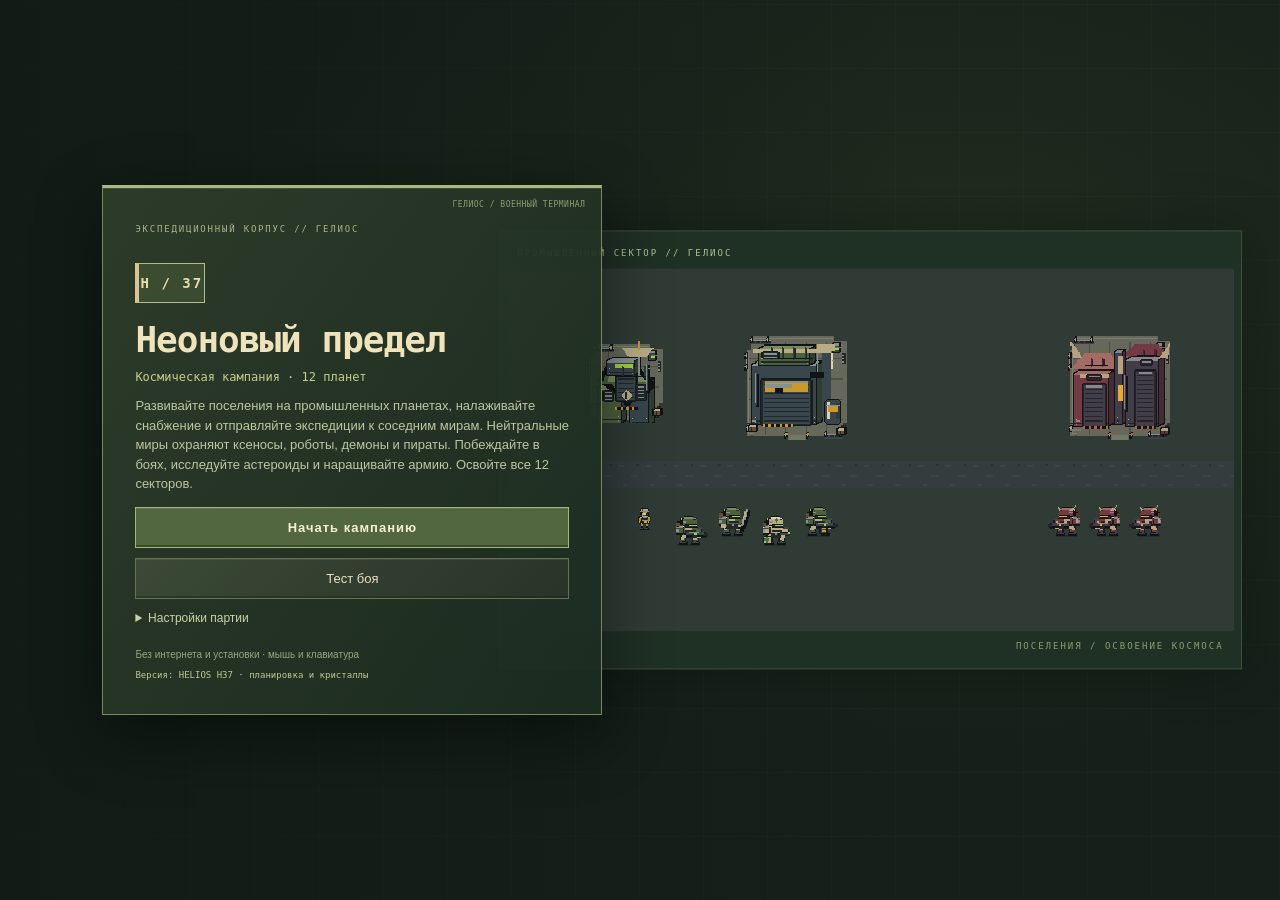
<file: index.html>
<!doctype html><html lang="ru"><head><meta charset="utf-8"><meta name="viewport" content="width=device-width,initial-scale=1"><title>Неоновый предел · Планетарная кампания</title><link rel="icon" href="favicon.ico?v=helios-h37" sizes="16x16 32x32"><link rel="icon" type="image/svg+xml" href="favicon.svg?v=helios-h37" sizes="any"><link rel="stylesheet" href="style.css?v=helios-h37"></head><body>
<section id="menu" class="menu-screen" aria-label="Главное меню"><div class="menu-backdrop" aria-hidden="true"><span class="scene-label">ПРОМЫШЛЕННЫЙ СЕКТОР // ГЕЛИОС</span><canvas id="menu-art" width="640" height="320"></canvas><span class="scene-caption">ПОСЕЛЕНИЯ / ОСВОЕНИЕ КОСМОСА</span></div><div class="menu-panel"><span class="eyebrow">ЭКСПЕДИЦИОННЫЙ КОРПУС // ГЕЛИОС</span><div class="menu-emblem">H / 37</div><h1>Неоновый предел</h1><p class="subtitle">Космическая кампания · 12 планет</p><p>Развивайте поселения на промышленных планетах, налаживайте снабжение и отправляйте экспедиции к соседним мирам. Нейтральные миры охраняют ксеносы, роботы, демоны и пираты. Побеждайте в боях, исследуйте астероиды и наращивайте армию. Освойте все 12 секторов.</p><button id="resume" class="primary" hidden>Продолжить игру</button><button id="start" class="primary">Начать игру</button><button id="lab-open">Тест боя</button><details id="settings"><summary>Настройки партии</summary><label>Оформление <select id="art-style"><option value="refined" selected>Поселения · H37</option><option value="classic">Прежняя графика · H9</option></select></label><label>Темп игры <select id="menu-speed"><option value="0.4">Неспешный · 0,4×</option><option value="0.6" selected>Обычный · 0,6×</option><option value="1">Быстрый · 1×</option></select></label><fieldset class="audio-settings"><legend>Звук</legend><label><span>Звуковые эффекты</span><input id="sound-enabled" type="checkbox" checked></label><label for="sound-volume">Громкость <output id="sound-value" for="sound-volume">30%</output></label><input id="sound-volume" type="range" min="0" max="100" step="1" value="30"><button id="sound-test" type="button">Проверить звук</button></fieldset><label>Ключ карты <input id="seed" type="number" min="0" max="4294967295" placeholder="Случайная карта"></label><small>Ключ карты применяется к новой партии. Стратегического соперника нет. Нейтральные гарнизоны охраняют планеты и точки с наградами.</small></details><p class="menu-foot">Без интернета и установки · мышь и клавиатура<br><span class="build-stamp">Версия: HELIOS H37 · планировка и кристаллы</span></p></div></section>
<main id="app" hidden>
<header class="topbar"><div class="economy-bar"><div id="resources"><div id="resources-basic" class="resource-row" aria-label="Базовые ресурсы"></div><div id="resources-advanced" class="resource-row" aria-label="Ресурсы второго тира"></div></div><div id="census" class="census" aria-label="Жители, население и перевозчики"></div><span id="power-counter" class="census-counter power-counter" tabindex="0"><canvas id="power-icon" width="32" height="32" aria-hidden="true"></canvas><strong id="power-demand">0</strong><small id="power-capacity">/20</small></span></div><nav class="top-controls"><button id="arrival-open" hidden>Прибытие</button><button id="battle-open" hidden>Бой</button><button id="sound-toggle" aria-label="Отключить звук" aria-pressed="true">♪</button><button id="menu-open">Меню</button><button id="help-open" aria-label="Справочник">?</button><span id="clock">00:00</span></nav></header>
<section class="battle-area"><div class="mapbar"><span id="territory-label"></span></div><div class="view-controls" aria-label="Вид карты"><button id="grid-toggle" aria-label="Сетка карты" title="Сетка карты · G" aria-pressed="false">▦</button><button id="zoom-out" aria-label="Уменьшить масштаб">−</button><button id="zoom-reset" aria-label="Сбросить масштаб">100%</button><button id="zoom-in" aria-label="Увеличить масштаб">+</button></div><div id="road-plan" class="road-plan" hidden><div id="road-summary"></div><button id="road-mode" aria-pressed="false">Снос дорог</button><button id="road-confirm">Проложить · Enter</button><button id="road-cancel">Сбросить план · ПКМ</button></div><div class="screen" id="battlefield"><canvas id="game" width="1008" height="624" aria-label="Поселение на планете"></canvas><div id="overlay" hidden><h2 id="endtitle"></h2><p>Пробел — пауза / продолжить</p><button id="restart">Новая кампания</button></div></div><p id="message" role="status"></p></section>
<footer class="command-deck"><div id="main-commands" class="main-commands" aria-label="Основные команды"><button id="build-open" class="command-button primary-command" aria-label="Строительство" aria-expanded="false" aria-controls="buildings" title="Строительство"><canvas id="build-command-icon" width="32" height="32" aria-hidden="true"></canvas></button><button id="army-open" class="command-button primary-command" aria-label="Армия" title="Армия · Tab"><canvas id="army-command-icon" width="32" height="32" aria-hidden="true"></canvas><span id="army-badge"></span></button><button id="world-bottom" class="command-button primary-command" aria-label="Глобальная карта" title="Глобальная карта · M"><canvas id="world-command-icon" width="32" height="32" aria-hidden="true"></canvas></button></div><div id="buildings" class="build-ribbon" aria-label="Постройки и дороги" hidden></div>
<section class="minimap-panel console-panel"><div class="planet-nav"><select id="planet-select" aria-label="Переключить планету"></select><button id="home" title="К поселению" aria-label="К поселению">⌂</button></div><canvas id="minimap" width="288" height="192" aria-label="Карта планеты: переместить камеру"></canvas><div id="speed-controls" class="speed-controls" role="group" aria-label="Скорость игры"><button id="pause" class="speed-button" aria-label="Пауза" title="Пауза · пробел"><svg viewBox="0 0 30 20" aria-hidden="true"><path d="M9 3h4v14H9zm8 0h4v14h-4z"/></svg></button><button id="speed-slow" class="speed-button" aria-label="Медленно · 0,4×" title="Медленно · 0,4×"><svg viewBox="0 0 30 20" aria-hidden="true"><path d="M10 3l12 7-12 7z"/></svg></button><button id="speed-normal" class="speed-button" aria-label="Обычно · 0,6×" title="Обычно · 0,6×"><svg viewBox="0 0 30 20" aria-hidden="true"><path d="M5 3l10 7-10 7zm12 0l10 7-10 7z"/></svg></button><button id="speed-fast" class="speed-button" aria-label="Быстро · 1×" title="Быстро · 1×"><svg viewBox="0 0 30 20" aria-hidden="true"><path d="M2 4l8 6-8 6zm9 0l8 6-8 6zm9 0l8 6-8 6z"/></svg></button></div></section>
<div id="selection-console" class="selection-console" hidden><div id="card-queues" class="card-queues" hidden></div><section class="selection-panel console-panel"><div class="console-heading"><span id="workforce-info">Свободные жители</span><span id="economy-info"></span></div><div id="actions-top" class="command-grid card-actions" aria-label="Работники и пристройки"></div><div class="selection-heading"><div class="portrait-frame"><canvas id="portrait" width="64" height="64"></canvas><span id="portrait-health" class="portrait-health"><span id="health-fill"></span></span></div><div class="object-data"><h2 id="selection"></h2><div id="card-workplaces" class="workplace-row" aria-label="Рабочие места" hidden></div><p id="carrier-info" hidden></p><p id="details"></p><div id="recipe-details" class="recipe-details"></div><div id="card-power" class="card-power" hidden><span id="card-power-status"></span><div class="power-actions"><button id="power-toggle">Выключить</button><select id="power-priority" aria-label="Приоритет электроснабжения"><option value="">По умолчанию</option><option value="100">Высокий</option><option value="50">Обычный</option><option value="10">Низкий</option></select></div></div><div id="card-production" class="card-production" role="progressbar" aria-label="Производство" aria-valuemin="0" aria-valuemax="100" hidden><span id="card-production-label"></span><div class="card-production-track"><span id="card-production-fill"></span></div></div><div id="card-storage" class="card-storage" role="progressbar" aria-label="Заполненность склада" aria-valuemin="0" hidden><span id="card-storage-fill"></span><span id="card-storage-text"></span></div><div id="inventory" class="inventory-grid" hidden aria-label="Инвентарь здания"></div></div></div><p class="selection-help">ЛКМ — здание · жители работают сами · WASD — камера · Tab — армия</p></section>
<section id="commands-panel" class="commands-panel console-panel"><div class="console-heading"><span>УПРАВЛЕНИЕ ЗДАНИЕМ</span></div><div id="actions" class="command-grid"></div><p id="command-hint"></p></section>
</div></footer><aside id="population-tooltip" class="population-tooltip" role="tooltip" hidden></aside><aside id="recipe-tooltip" class="recipe-tooltip" role="tooltip" hidden></aside><aside id="resource-tooltip" class="resource-tooltip" role="tooltip" hidden></aside></main>
<section id="world" class="modal" hidden aria-label="Космическая карта"><div class="world-panel"><div class="world-header"><div><span class="eyebrow">ПЛАНЕТАРНАЯ КАМПАНИЯ</span><h2>Двенадцать миров</h2></div><button id="world-close">Вернуться · Esc</button></div><canvas id="worldmap" width="864" height="576" aria-label="Космос: посмотреть статус планеты"></canvas><div class="world-legend"><span>● Ваши планеты</span><span>● Нейтральные</span></div><div class="region-card"><h3 id="region-name"></h3><p id="region-details"></p><div id="region-actions"></div><div id="site-list" class="site-list"></div></div><small>Каждая планета — отдельная карта 144×96. В чужой мир можно отправить отряд, но нельзя открыть его поселение. Время здесь продолжается.</small></div></section>
<section id="army" class="modal" hidden aria-label="Армия и экспедиции"><div class="army-panel"><div class="world-header"><div><span class="eyebrow">ГАРНИЗОНЫ / ПЕРЕЛЁТЫ / СНАБЖЕНИЕ</span><h2>Экспедиционная армия</h2></div><button id="army-close">Закрыть · Esc</button></div><div id="army-summary"></div><div class="dispatch-controls"><label>Откуда <select id="army-source" aria-label="Планета отправления"></select></label><label>Куда <select id="army-target" aria-label="Цель экспедиции"></select></label></div><div id="army-roster" class="army-roster"></div><p id="dispatch-hint"></p><button id="dispatch" class="primary">Отправить отряд</button><h3 class="section-title">Перелёты и бои</h3><div id="mission-list"></div><h3 class="section-title">Журнал кампании</h3><div id="history-list"></div><small>Бойцы создаются в десантных комплексах, не забирая жителей. Отряды управляются автоматически. Пополнение гарнизонов и все ресурсы доступны только своим планетам.</small></div></section>
<section id="battle" class="modal" hidden aria-label="Автоматическое сражение"><div class="autobattle-panel"><div class="world-header"><div><span class="eyebrow">АВТОМАТИЧЕСКОЕ СРАЖЕНИЕ</span><h2 id="battle-title"></h2></div><div id="lab-controls" hidden><button id="lab-repeat">Повторить</button><button id="lab-focus">К отряду</button><button id="lab-exit">В меню</button><label>Скорость <select id="lab-speed" aria-label="Скорость тестового боя"><option value="0.5">0,5×</option><option value="1" selected>1×</option><option value="2">2×</option><option value="4">4×</option></select></label></div><button id="battle-pause">Пауза боя</button><button id="battle-close">К поселению · Esc</button></div><p id="battle-status"></p><canvas id="battle-canvas" width="1152" height="768" aria-label="Наблюдение за автоматическим боем"></canvas><div id="battle-report"></div><small id="battle-note">Приказы недоступны: пехота атакует сама, стрелки отступают от штурмовиков, медики лечат и держатся позади. Бой идёт на настоящей поверхности. При обороне доступны процессы, но строительство запрещено.</small></div></section>
<section id="arrival" class="modal" hidden aria-label="Отряд прибыл"><div class="encounter-panel"><span class="eyebrow">ЭКСПЕДИЦИЯ НА МЕСТЕ</span><h2 id="arrival-title"></h2><p id="arrival-details"></p><div class="encounter-buttons"><button id="arrival-start" class="primary">Начать бой</button><button id="arrival-later">Позже</button><button id="arrival-retreat">Отозвать отряд</button></div></div></section>
<section id="battle-result" class="modal" hidden aria-label="Результат боя"><div class="encounter-panel"><span class="eyebrow">БОЙ ЗАВЕРШЁН</span><h2 id="battle-result-title"></h2><p id="battle-result-details"></p><div id="lab-result-controls" hidden><button id="lab-result-repeat">Повторить бой</button><button id="lab-result-exit">В меню</button></div><button id="battle-result-close" class="primary">Продолжить развитие</button></div></section>
<section id="combat-lab" class="modal" hidden aria-label="Настройки тестового боя"><div class="lab-panel"><div class="world-header"><div><span class="eyebrow">БОЕВОЙ ПОЛИГОН</span><h2>Тест боя</h2></div><button id="lab-close">В меню · Esc</button></div><p>Выберите составы, количество и ранг каждого типа. Обычная боевая механика, без строительства, снабжения и перелётов. Текущая кампания остаётся в памяти.</p><div class="lab-options"><label>Ключ карты <input id="lab-seed" type="number" min="0" max="4294967295" step="1" value="42"></label><label>Сценарий <select id="lab-mode"><option value="attack">Атака</option><option value="defense">Оборона столицы</option></select></label><label>Противники <select id="lab-faction"><option value="humans">Люди</option><option value="xenos">Ксеносы</option><option value="robots">Роботы</option><option value="demons">Демоны</option><option value="pirates" selected>Пираты</option></select></label></div><div class="lab-armies"><section><h3>Ваш отряд <small id="lab-count-left"></small></h3><div id="lab-left"></div></section><section><h3>Противники <small id="lab-count-right"></small></h3><div id="lab-right"></div></section></div><p id="lab-error" role="alert"></p><button id="lab-start" class="primary">Начать тестовый бой</button><small>В обороне добавляются тестовые ядро и казарма; предупреждение об атаке длится 3 с. От 1 до 100 бойцов с каждой стороны. При повторе восстанавливаются начальные здоровье и состав. Настройки хранятся до закрытия страницы.</small></div></section>
<section id="help" class="modal" hidden aria-label="Справочник"><div class="help-panel"><div class="world-header"><h2>Бортовой справочник</h2><button id="help-close">Закрыть · Esc</button></div>
<p><strong>Интерфейс.</strong> Три основные команды справа внизу: строительство, армия и глобальная карта. Строительство раскрывает один ряд зданий над командами. Выбранное здание открывается в карточке справа от миникарты; работники и пристройки находятся сверху карточки. Рецепты используют иконки: белое число — хватает, красное — не хватает. Для производства учитывается склад родителя, для обучения — комплект на выбранной планете.</p><p><strong>Кампания.</strong> 12 планет с отдельными картами 144×96. Вы начинаете с одной планетой; остальные 11 — нейтральные, с враждебными гарнизонами. Развитие не ограничено временем. Победа наступает только после захвата всех 12 секторов; отдельная планета, в том числе Инферна, не завершает кампанию. M открывает космос; переключатель над миникартой показывает только ваши планеты.</p>
<p><strong>Общие запасы.</strong> Еда, токены, минералы, кристаллы, газ, сера и все виды снаряжения общие для всех ваших миров. Налог каждой планеты — 12 токенов / 20 с. Криптоферма даёт ещё 3 токена / 20 с за занятое место. Запасы лежат в отдельных хранилищах: ядро вмещает 5000 единиц, терминал — 5000. Содержимое видно в карточке. При заполнении стройте новые склады. Подсказки показывают цены и содержание.</p>
<p><strong>Потоки ресурсов.</strong> Наведите курсор на верхний счётчик или сфокусируйтесь на нём: подсказка покажет ненулевые доход и расход с источниками за 10 игровых секунд по всем планетам. Налоги, содержание и активный ремонт — текущие ставки; добыча и рецепты — фактическое среднее до 60 игровых секунд. Новая добыча считается после доставки на склад/завод, выпуск цехов — сразу в складе завода. Перевозки, возвраты, стройка и разовые заказы не искажают потоки. При отсутствии дохода отображается только расход.</p>
<p><strong>Жители.</strong> Начните с жилого модуля, биореактора и поля. Готовый жилой модуль даёт 20 мест, ядро — 6. Жителя можно нанять в командном ядре за 20 токенов (найм 8 с) и свободное место. Свободные жители ждут внутри ядра. Выходят на строительство/ремонт, к назначенному рабочему месту, а добытчики минералов и кристаллов — к залежи. После снятия с работы возвращаются в ядро. Работники биореактора выходят к полям: засевают и собирают урожай, затем возвращаются с ним в биореактор. На остальных стационарных местах сотрудники скрыты. Свободное число всегда видно в нижней панели. Перевозку продукции выполняют грузовые дроны. Рабочие места заполняются кнопками здания. Житель требует 1 еду / 10 с; нехватка еды постепенно вредит его здоровью.</p>
<p><strong>Электричество.</strong> У каждой планеты своя сеть без проводов. Ядро даёт 20 МВт бесплатно. Малый генератор даёт до 40 МВт, большой — до 100: оба работают на доставленных кристаллах, газ остаётся для рецептов. Расход зависит от нагрузки: до 2,4 кристалла/мин у малого, до 9 у большого; в резерве — ноль. Сначала используется ядро, затем более экономичные малые генераторы. Малый хранит до 20 кристаллов, дроны пополняют запас с 5 до 10; большой хранит 60, пополнение с 15 до 30. Уже отправленный груз принимается и выше порога заявки. Счётчик с молнией показывает запрос / доступную мощность открытой планеты. В карточке — выключатель и приоритет. При нехватке здания отключаются целиком, сохраняя прогресс, сырьё и работников. Еда по умолчанию важнее промышленности и криптоферм, пункты кристаллов защищают подачу топлива. Стройка, ремонт и перевозчики работают без электричества.</p><p><strong>Производство.</strong> Пункты минералов и кристаллов строятся рядом с непустой залежью, в радиусе 8 клеток; саму залежь перекрывать нельзя. Два работника ходят к ресурсу, добывают и несут сырьё обратно на пункт. Минералы: груз 6, сбор 3 с; кристаллы: груз 4, сбор 3,5 с; разгрузка 0,75 с. Радиус и подходящие залежи подсвечиваются при строительстве и выборе пункта. Станции газа и серы строятся непосредственно на своих залежах: два работника скрываются внутри и добывают 0,45 газа или 0,35 серы в секунду каждый. Носильщики доставляют продукцию всех пунктов со склада-буфера 60. Поля: засев 0,6 с → рост 6 с → 4 урожая, сбор 0,6 с и обработка 0,4 с. Новый засев — после полного сбора.</p>
<p><strong>Дроны-перевозчики.</strong> У готового ядра 2 места, у грузового терминала — 4. Два стартовых дрона уже есть при ядре. Новые покупаются в карточке ядра/терминала: 30 токенов + 12 минералов, сборка 6 с; место дока резервируется сразу. Население не занимают. Содержание каждого — только 1 минерал / 10 с, без токенов или еды. При нехватке минералов необслуженный дрон теряет 5 прочности за период. Маленькие наземные роботы перевозят до 20 ресурсов, предпочитают дороги (×2 к скорости). Сначала доставляют сырьё производственным цехам, затем снабжают очереди казарм и вывозят продукцию в ближайшее доступное хранилище. Домашний док не влияет на выбор склада. Возможна прямая доставка с пункта добычи на завод. Работы распределяются без повторных заявок, груз остаётся в дроне при заполнении склада. Долгое ожидание вывоза повышает очерёдность источника внутри того же приоритета. Настройки приоритетов пока отсутствуют в интерфейсе. Свободный дрон возвращается в свой терминал.</p>
<p><strong>Карточка.</strong> Нажмите пустое рабочее место, чтобы назначить свободного жителя; заполненное — чтобы снять его. Плюс справа назначает уже имеющегося свободного жителя на первое пустое место, без покупки и списания ресурсов. Новые жители по-прежнему нанимаются отдельно в командном ядре: 20 токенов, 8 с. Инвентарь показывает ресурсы, полоса — свободно / всего, линия — прогресс. Очередь расположена над карточкой без подписи группы. Первый заказ выделен; нажатие любой карточки отменяет его с возвратом оплаты и освобождением резервов. Уже едущий груз возвращается перевозчиком. Население вверху раскрывает распределение при наведении; группы ресурсов и населения располагаются в одну линию, переносясь только при нехватке ширины.</p><p><strong>Биопристройки.</strong> Выберите биореактор, затем поле, теплицу или инкубатор. Полей может быть несколько: размещение в радиусе 9 клеток, рядом с реактором и другими полями. Засев .6 с → рост 6 с → сбор 4 ед. за .6 с → обработка .4 с; поля обслуживают сотрудники своего реактора. Теплица и инкубатор размещаются в том же радиусе 9, что поля, не требуют касания реактора и не имеют собственных мест: их обслуживают сотрудники биореактора. У каждой буфер 60. Работник выходит сеять и собирать: посев .6 с, рост 12 с у трав / 14 с у мицелия, сбор .6 с, обработка .4 с плюс ходьба. Урожай — 4 травы / 2 мицелия. Уже посеянное растёт без сотрудника, на рисунке видны растения и грибы. Дроны вывозят урожай в хранилища или на химзавод. Снос/перенос реактора включает весь комплекс.</p><p><strong>Заводы.</strong> Основное здание — склад 240 без рабочих мест, цехи выбираются в его карточке. Оружейный завод выпускает оружие/боеприпасы/броню, химический — взрывчатку/медикаменты/псиомицин. Для партии нужен прибывший сотрудник и реальное сырьё в инвентаре родителя. Белое количество означает, что ресурса хватает, красное — что его не хватает. В карточке цеха проверяется именно родительский склад; ниже показаны общие запасы для справки.</p><div id="help-recipes" class="help-recipes"></div>
<p><strong>Армия.</strong> В казарме создаются новые бойцы, жители не расходуются. Цена — снаряжение и токены. Десантник/штурмовик требуют оружие, боеприпасы и броню; медик — медикаменты и броню; гранатомётчик — взрывчатку и броню. Обучение ждёт доставки всего комплекта, нужны свободные места общего лимита. Tab открывает состав гарнизона, выбор отряда и цель перелёта. Отправить экспедицию для захвата нейтральной планеты можно только по соседству со своими владениями. Переброска между своими мирами разрешена.</p>
<p><strong>Снабжение.</strong> Каждые 10 с армия тратит еду и токены. При устойчивой нехватке одного ресурса уходит один боец раз в 30 с; при нехватке обоих — раз в 15 с. Обучающиеся занимают население, но начинают требовать содержание после выпуска.</p>
<p><strong>Заселение.</strong> Нейтральная планета переходит под контроль после победы над её охраной. Затем отправьте 6 строителей через её карточку в космосе: нужно 6 свободных мест, 180 токенов, 80 минералов, 15 кристаллов и 30 еды. Через 20 с появятся ядро и шесть жителей. Ресурсы и места резервируются при отправке.</p>
<p><strong>Бои.</strong> Бой проходит на настоящей поверхности планеты (144×96) со зданиями, дорогами, рабочими и производством. У астероидов/обломков собственные карты 96×64, у малых планет 112×80. Отряд высаживается случайно в кольцевой зоне между центром и краями. При атаке охрана появляется в центре, при обороне свой гарнизон — у казармы. Бойцы находятся в том же списке объектов и рисуются в том же масштабе, что жители; обычные панели и камера сохраняются. При обороне приходит уведомление: через 3 с бой начинается сам, закрытие уведомления начинает его раньше, отменить нападение нельзя. Гарнизон появляется возле казармы (без неё — возле ядра), новые обученные защитники присоединяются. Приказы бойцам недоступны. Защитник может управлять производством, рабочими и наймом, атакующий — только наблюдать. Строить, сносить, переносить и менять дороги во время боя нельзя. Мир работает; после боя окно результата останавливает время до закрытия. Опыт и ранги отсутствуют: характеристики определяет тип бойца. WASD/миникарта — камера, колесо — масштаб; «Бой» — к отряду.</p>
<p><strong>Нейтральные точки.</strong> В секторах есть астероиды, малые планеты и обломки кораблей. Отправляйте туда отряд через карту или список целей армии. Победа даёт разовую награду и не захватывает основной сектор. Очищенная точка недоступна для новой экспедиции; активность может возродиться через 20–30 игровых минут.</p>
<p><strong>Типы урона.</strong> Десантник: огнестрельный, уязвим к режущему/взрывному. Гранатомётчик: взрывной по площади, уязвим к огнестрельному/режущему. Медик лечит и невосприимчив к ментальному. Псайкер: ментальный, чем ближе — тем сильнее; уязвим к взрывному. Штурмовик: режущий вблизи, уязвим к ментальному. Уязвимость усиливает урон на 35%; ментальный урон игнорирует обычную броню.</p>
<p><strong>Вид и строительство.</strong> Сетка при строительстве включается автоматически, для обычной игры — кнопкой ▦ или G. Колесо мыши и кнопки − / + меняют зум поселения от 50% до 200%. Зелёный/красный контур под курсором показывает размер здания и возможность размещения. Здания размещаются одним кликом, дороги сначала размечаются. Инвентарь — иконки ресурсов в карточке.</p>
<p><strong>Размещение.</strong> Одинаковые свои жилые модули можно ставить вплотную друг к другу; так же — одинаковые криптофермы. Разным зданиям и остальным самостоятельным типам нужен зазор 1 клетка. Поля, теплицы и инкубаторы размещаются в радиусе 9 от своего биореактора и могут касаться друг друга и реактора; примыкание не обязательно. Остальные цехи примыкают к родителю по прежним правилам. У каждого нового и затронутого соседнего здания должна сохраниться хотя бы одна полностью свободная сторона, включая весь переносимый комплекс. Рабочие и дроны входят и выходят с любой проходимой стороны; углы не являются входами. Дороги можно прокладывать по свободным клеткам вокруг зданий.</p>
<p><strong>Тест боя.</strong> В главном меню откройте «Тест боя»: выберите составы обеих сторон, противников и ключ карты. Доступны пауза, скорость 0,5–4×, повтор исходного боя и изменение состава. Тест не меняет кампанию. Пробел — пауза теста, Esc — к составу; ещё раз Esc — в меню.</p>
<p><strong>Звук.</strong> Кнопка ♪ вверху включает и отключает эффекты. Громкость и проверка — в меню, «Настройки партии → Звук». Настройки сохраняются в этом браузере. Звук активируется после первого взаимодействия; музыка пока не добавлена.</p><p><strong>Управление зданиями.</strong> В карточке можно отменить стройку с полным возвратом стоимости, снести готовое здание или бесплатно перенести его на этой планете. Завод переносится и сносится с пристройками. При переносе сохраняются запасы, работники и прогресс; место проверяется как при строительстве. Снос требует второго нажатия «Подтвердить снос», сохраняет запасы, но не возвращает стоимость готовых построек. Командные ядра нельзя ни сносить, ни переносить. ПКМ / Esc отменяет выбор места переноса.</p>
<p><strong>Дороги.</strong> Выберите дорогу в строительстве. Клики задают последовательные точки маршрута; курсор показывает продолжение от последней точки. Повторный клик последней точки, «Проложить» или Enter строит все зафиксированные участки. Незакреплённый хвост не строится. Разметка бесплатна, новая клетка стоит 1 минерал + 1 токен. «Снос дорог» использует те же точки и подтверждение, бесплатно и без возврата цены. ПКМ с планом сбрасывает его, следующий ПКМ без плана выходит из режима; Esc тоже выходит. Жители движутся по дорогам вдвое быстрее и предпочитают маршрут с минимальным расстоянием вне дорог.</p><small>Меню, справочник и пауза останавливают всю кампанию. Космос, армия и ожидание решения по прибытию не останавливают время. Во время боя мир продолжает работать; окно результата ставит игру на паузу до закрытия. Кампания пока не сохраняется после закрытия страницы.</small></div></section>
<script src="balance.js?v=helios-h37"></script><script src="engine.js?v=helios-h37"></script><script src="power.js?v=helios-h37"></script><script src="logistics.js?v=helios-h37"></script><script src="combat.js?v=helios-h37"></script><script src="battle-lab.js?v=helios-h37"></script><script src="art-legacy.js?v=helios-h37"></script><script src="art.js?v=helios-h37"></script><script src="audio.js?v=helios-h37"></script><script src="game.js?v=helios-h37"></script><script src="battle-lab-ui.js?v=helios-h37"></script><script src="audio-ui.js?v=helios-h37"></script></body></html>
</file>
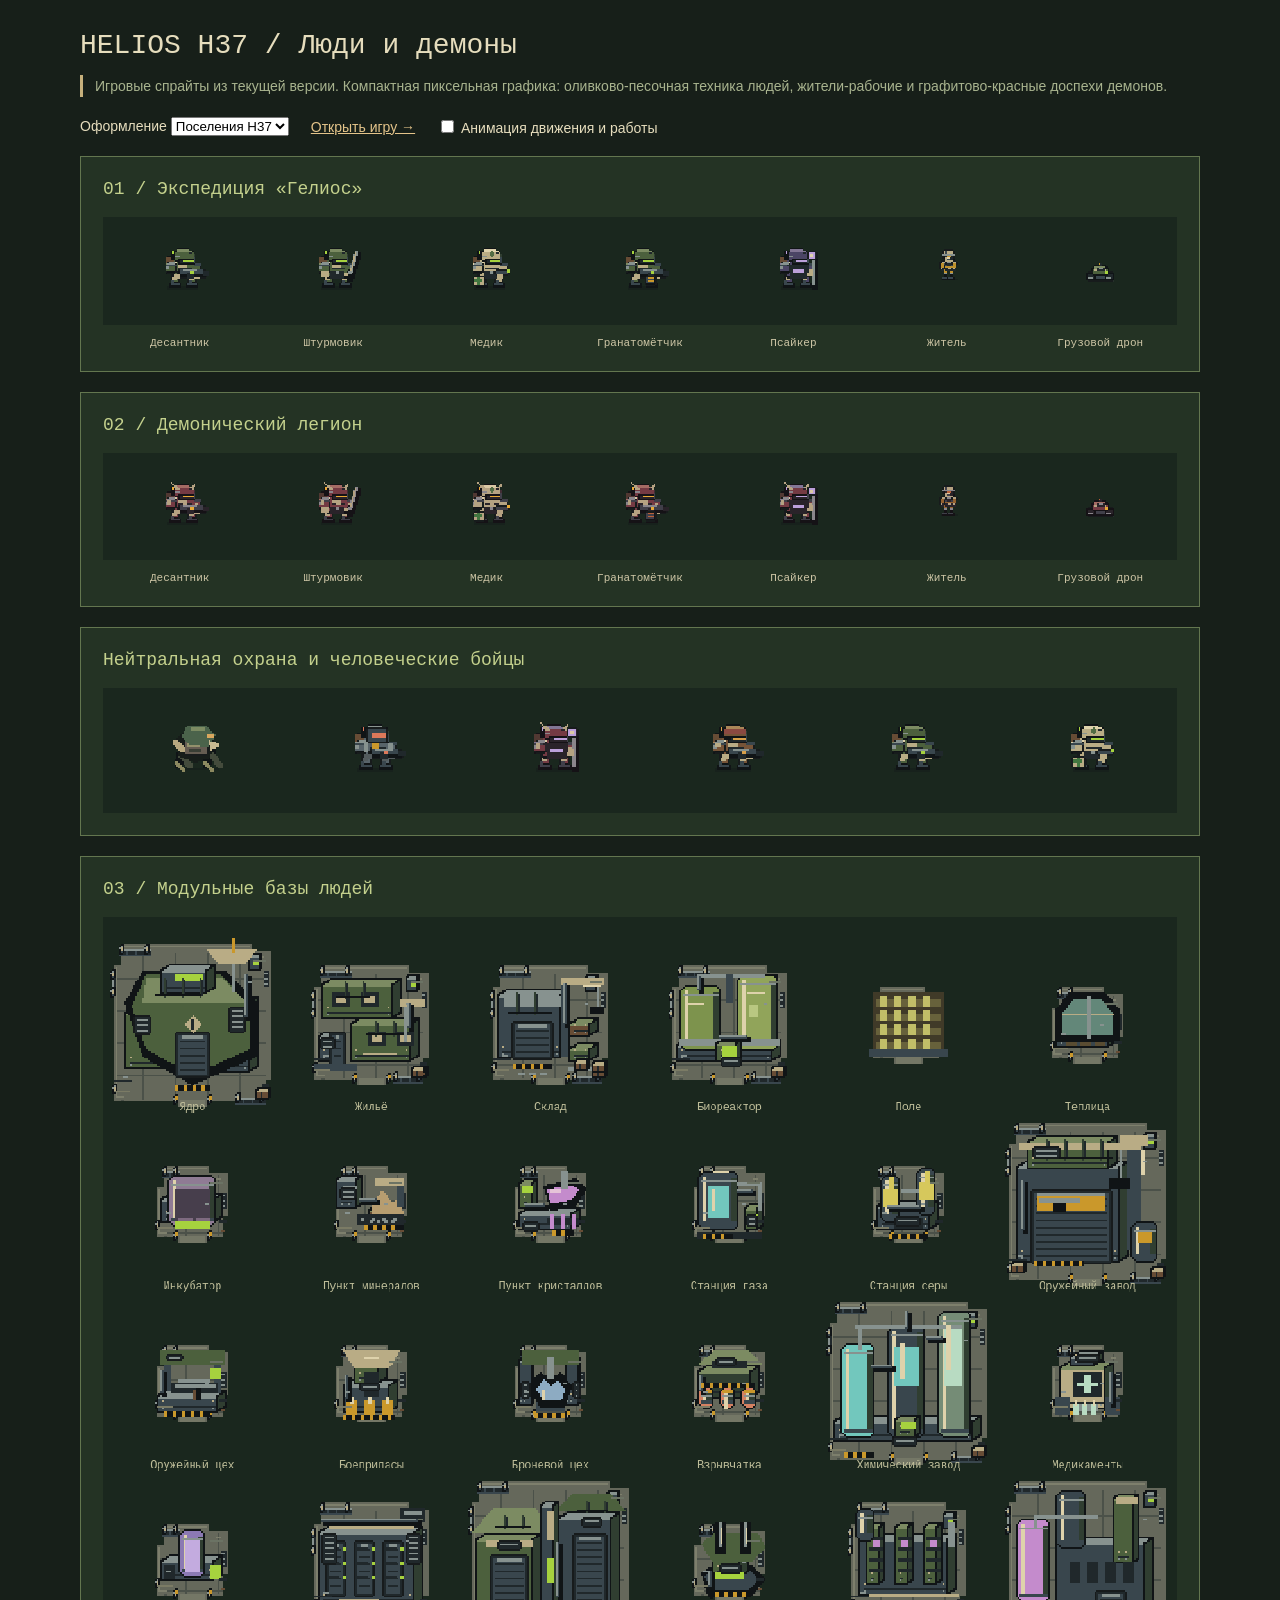
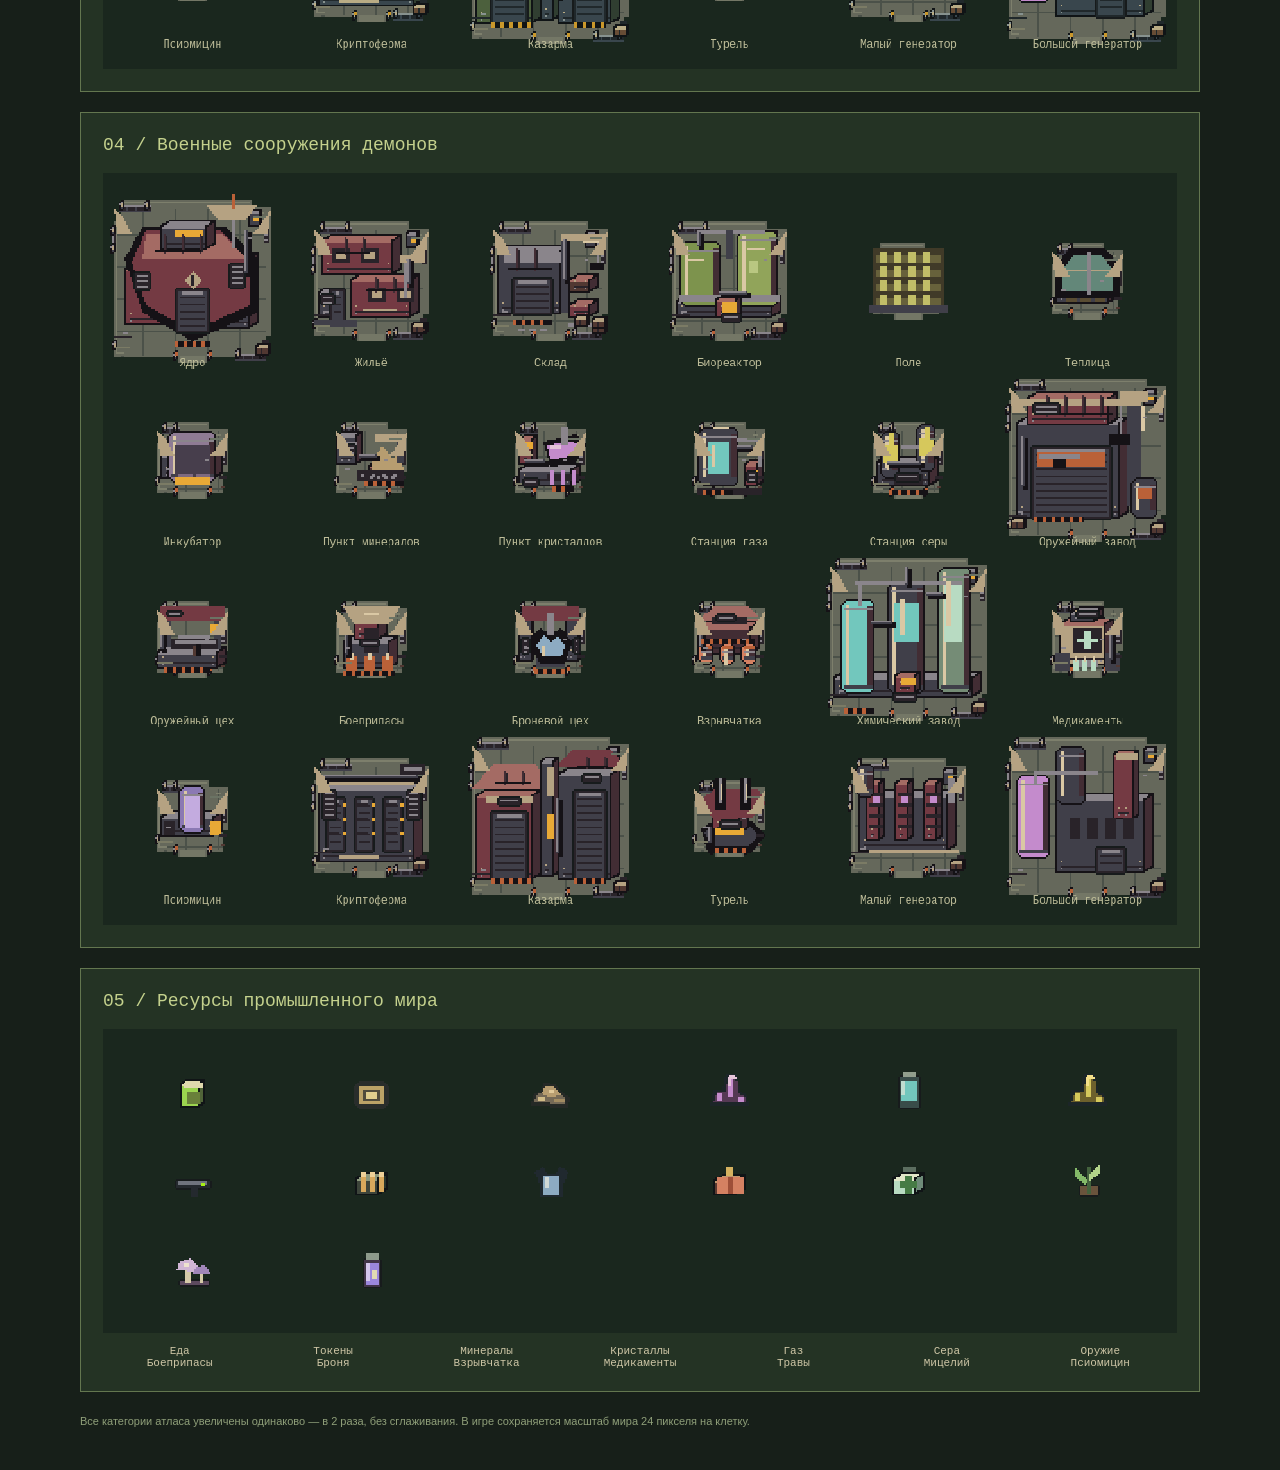
<file: art-preview.html>
<!doctype html>
<html lang="ru"><head><meta charset="utf-8"><meta name="viewport" content="width=device-width,initial-scale=1"><title>HELIOS H37 · Лист оформления</title><link rel="icon" href="favicon.ico?v=helios-h37" sizes="16x16 32x32"><link rel="icon" type="image/svg+xml" href="favicon.svg?v=helios-h37" sizes="any"><style>
*{box-sizing:border-box}body{margin:0;background:#171f19;color:#e6ddbd;font:14px Arial,sans-serif;padding:30px}main{max-width:1120px;margin:auto}h1{font:28px monospace;margin:0 0 10px}h2{font:18px monospace;margin:0 0 18px;color:#c4d18d}p{color:#a8b38e;line-height:1.6}a{color:#e4c48a}.tools{display:flex;gap:22px;align-items:center;margin:20px 0}section{border:1px solid #63764f;background:#243324;padding:22px;margin:20px 0}canvas{width:100%;height:auto;image-rendering:pixelated;background:#1a271e;display:block}.labels{display:grid;grid-template-columns:repeat(7,1fr);text-align:center;font:11px monospace;color:#cec6a6;margin-top:12px}.legend{border-left:3px solid #c6b07c;padding-left:12px}.build-labels{grid-template-columns:repeat(6,1fr);gap:12px}small{font-size:11px;color:#8f9f79}input{accent-color:#c2d489}@media(max-width:700px){body{padding:14px}section{padding:12px}.labels{font-size:8px}h1{font-size:22px}}
</style></head><body><main>
<h1>HELIOS H37 / Люди и демоны</h1><p class="legend">Игровые спрайты из текущей версии. Компактная пиксельная графика: оливково-песочная техника людей, жители-рабочие и графитово-красные доспехи демонов.</p>
<div class="tools"><label>Оформление <select id="art-style"><option value="refined">Поселения H37</option><option value="classic">Прежнее H9</option></select></label><a href="index.html">Открыть игру →</a><label><input id="animate" type="checkbox"> Анимация движения и работы</label></div>
<section><h2>01 / Экспедиция «Гелиос»</h2><canvas id="human-units" width="1400" height="140" aria-label="Юниты людей"></canvas><div class="labels"><span>Десантник</span><span>Штурмовик</span><span>Медик</span><span>Гранатомётчик</span><span>Псайкер</span><span>Житель</span><span>Грузовой дрон</span></div></section>
<section><h2>02 / Демонический легион</h2><canvas id="demon-units" width="1400" height="140" aria-label="Юниты демонов"></canvas><div class="labels"><span>Десантник</span><span>Штурмовик</span><span>Медик</span><span>Гранатомётчик</span><span>Псайкер</span><span>Житель</span><span>Грузовой дрон</span></div></section>
<section><h2>Нейтральная охрана и человеческие бойцы</h2><canvas id="neutral-units" width="1200" height="140" aria-label="Нейтральные враги и бойцы"></canvas></section>
<section><h2>03 / Модульные базы людей</h2><canvas id="human-buildings" width="1200" height="840" aria-label="Сооружения людей"></canvas></section>
<section><h2>04 / Военные сооружения демонов</h2><canvas id="demon-buildings" width="1200" height="840" aria-label="Сооружения демонов"></canvas></section>
<section><h2>05 / Ресурсы промышленного мира</h2><canvas id="deposits" width="1200" height="340" aria-label="Ресурсы"></canvas><div class="labels"><span>Еда</span><span>Токены</span><span>Минералы</span><span>Кристаллы</span><span>Газ</span><span>Сера</span><span>Оружие</span><span>Боеприпасы</span><span>Броня</span><span>Взрывчатка</span><span>Медикаменты</span><span>Травы</span><span>Мицелий</span><span>Псиомицин</span></div></section>
<small>Все категории атласа увеличены одинаково — в 2 раза, без сглаживания. В игре сохраняется масштаб мира 24 пикселя на клетку.</small>
</main><script src="art-legacy.js?v=helios-h37"></script><script src="art.js?v=helios-h37"></script><script>
const types=['soldier','assault','medic','grenadier','psyker','worker','drone'];
const buildings=['base','house','warehouse','farm','field','greenhouse','incubator','ironmine','goldmine','gasstation','sulfurstation','factory','weaponshop','ammoshop','armorshop','explosiveshop','chemical','medicineshop','psishop','cryptofarm','barracks','tower','generator','largegenerator'];
const names=['Ядро','Жильё','Склад','Биореактор','Поле','Теплица','Инкубатор','Пункт минералов','Пункт кристаллов','Станция газа','Станция серы','Оружейный завод','Оружейный цех','Боеприпасы','Броневой цех','Взрывчатка','Химический завод','Медикаменты','Псиомицин','Криптоферма','Казарма','Турель','Малый генератор','Большой генератор'];
function draw(time){for(const [team,prefix]of [[0,'human'],[1,'demon']]){
 const a=document.querySelector('#'+prefix+'-units'),c=a.getContext('2d');c.imageSmoothingEnabled=false;c.clearRect(0,0,a.width,a.height);c.save();c.scale(2,2);
 for(const [i,type]of types.entries())RTSArt.unit(c,{type,team,id:i,walkDistance:time*.9,moving:time>0,facingX:1},50+i*100,40,time,{working:time>0});c.restore();
 const b=document.querySelector('#'+prefix+'-buildings'),d=b.getContext('2d');d.imageSmoothingEnabled=false;d.clearRect(0,0,b.width,b.height);d.save();d.scale(2,2);
 for(const [i,type]of buildings.entries()){const x=50+i%6*100,y=60+Math.floor(i/6)*100;RTSArt.building(d,{type,team,size:({base:4,house:3,warehouse:3,farm:3,factory:4,chemical:4,cryptofarm:3,generator:3,largegenerator:4,barracks:4}[type]||2),crop:4},x,y,time,{occupants:2,operating:time>0});d.fillStyle='#bebd99';d.font='6px monospace';d.textAlign='center';d.fillText(names[i],x,y+48);}d.restore();}
 const n=document.querySelector('#neutral-units'),nc=n.getContext('2d');nc.clearRect(0,0,n.width,n.height);nc.save();nc.scale(2,2);for(const [i,type]of ['xeno','robot','demon','pirate','soldier','medic'].entries())RTSArt.unit(nc,{type,team:i<4?2:0,moving:time>0,walkDistance:time,facingX:1},50+i*100,40,time);nc.restore();
 const a=document.querySelector('#deposits'),c=a.getContext('2d');c.clearRect(0,0,a.width,a.height);c.save();c.scale(2,2);for(const [i,resource]of Object.keys(RTSArt.resources).entries())RTSArt.deposit(c,{resource,amount:1},50+i%6*100,36+Math.floor(i/6)*50);c.restore();}
document.querySelector('#art-style').onchange=e=>RTSArt.setStyle(e.target.value);let start=null;function frame(now){if(document.querySelector('#animate').checked){if(start===null)start=now;draw((now-start)/1000);}else{start=null;draw(0);}requestAnimationFrame(frame);}requestAnimationFrame(frame);
</script></body></html>
</file>
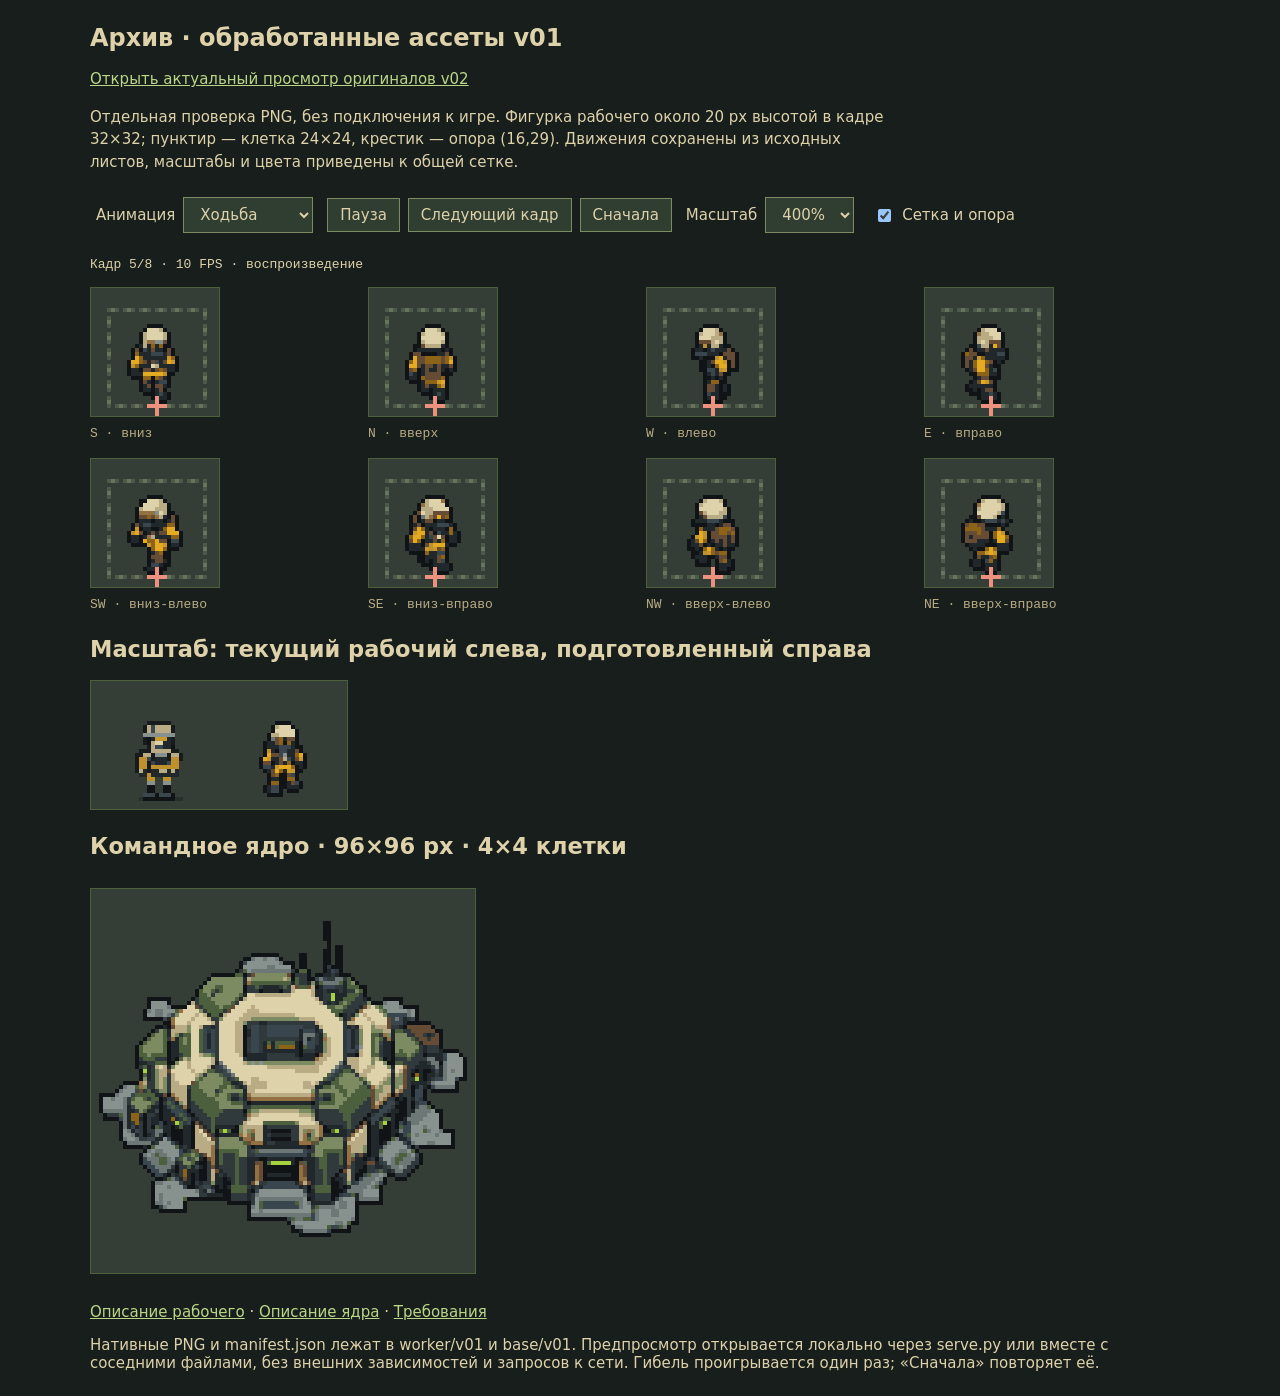
<file: art-source/preview-processed-v01.html>
<!doctype html>
<html lang="ru">
<meta charset="utf-8">
<meta name="viewport" content="width=device-width,initial-scale=1">
<title>HELIOS · подготовленные спрайты</title>
<style>
:root{color-scheme:dark;font:15px system-ui;background:#171e1b;color:#ded2ab}body{max-width:1100px;margin:24px auto;padding:0 16px}h1{font-size:24px}a{color:#bad788}button,select{font:inherit;background:#303e31;color:#ded2ab;border:1px solid #7c8b62;padding:7px 12px}label{display:inline-flex;align-items:center;gap:8px;margin:6px}header p{max-width:800px;line-height:1.5}.controls{display:flex;flex-wrap:wrap;align-items:center;gap:8px;margin:18px 0}canvas{image-rendering:pixelated;max-width:100%;height:auto;border:1px solid #4c603d;background:#343e36}#grid{display:grid;grid-template-columns:repeat(4,1fr);gap:12px}figure{margin:0}figcaption{margin:5px 0;color:#b9ac85;font:13px monospace}#error{color:#f2a38d}#stage{font:13px monospace}#core{margin:10px 0}ul{line-height:1.8}@media(max-width:650px){#grid{grid-template-columns:repeat(2,1fr)}}
</style>
<header><h1>Архив · обработанные ассеты v01</h1><p><a href="preview.html">Открыть актуальный просмотр оригиналов v02</a></p><p>Отдельная проверка PNG, без подключения к игре. Фигурка рабочего около 20 px высотой в кадре 32×32; пунктир — клетка 24×24, крестик — опора (16,29). Движения сохранены из исходных листов, масштабы и цвета приведены к общей сетке.</p></header>
<div class="controls"><label>Анимация <select id="action"><option value="idle">Ожидание</option><option value="walk" selected>Ходьба</option><option value="carry_walk">С грузом</option><option value="work">Работа</option><option value="death">Гибель</option></select></label><button id="pause">Пауза</button><button id="step">Следующий кадр</button><button id="restart">Сначала</button><label>Масштаб <select id="scale"><option value="1">100%</option><option value="4" selected>400%</option><option value="8">800%</option></select></label><label><input type="checkbox" id="guides" checked> Сетка и опора</label></div>
<p id="stage" aria-live="off"></p><p id="error" role="alert"></p><div id="grid"></div>
<h2>Масштаб: текущий рабочий слева, подготовленный справа</h2><canvas id="comparison" width="64" height="32" style="width:256px"></canvas>
<h2>Командное ядро · 96×96 px · 4×4 клетки</h2><canvas id="core" width="96" height="96" style="width:384px"></canvas>
<p><a href="worker/v01/README.md">Описание рабочего</a> · <a href="base/v01/README.md">Описание ядра</a> · <a href="../docs/design/SPRITE_GENERATION.md">Требования</a></p>
<p>Нативные PNG и manifest.json лежат в worker/v01 и base/v01. Предпросмотр открывается локально через serve.py или вместе с соседними файлами, без внешних зависимостей и запросов к сети. Гибель проигрывается один раз; «Сначала» повторяет её.</p>
<script src="../art-legacy.js"></script><script src="../art.js"></script>
<script>
'use strict';
const actions={idle:{frames:4,fps:4},walk:{frames:8,fps:10},carry_walk:{frames:8,fps:10},work:{frames:6,fps:8},death:{frames:6,fps:8}};
const directions=['S','N','W','E','SW','SE','NW','NE'],captions=['вниз','вверх','влево','вправо','вниз-влево','вниз-вправо','вверх-влево','вверх-вправо'];
const $=id=>document.getElementById(id),images={},canvases=[];let action='walk',frame=0,playing=true,clock=0,last=0,ready=false;
function load(src){return new Promise((resolve,reject)=>{const image=new Image();image.onload=()=>resolve(image);image.onerror=()=>reject(new Error('Не удалось загрузить '+src));image.src=src;});}
for(let i=0;i<8;i++){const f=document.createElement('figure'),c=document.createElement('canvas'),cap=document.createElement('figcaption');c.width=c.height=32;cap.textContent=directions[i]+' · '+captions[i];f.append(c,cap);$('grid').append(f);canvases.push(c);}
function draw(){if(!ready)return;const zoom=Number($('scale').value),guides=$('guides').checked;canvases.forEach((c,row)=>{c.style.width=(32*zoom)+'px';const p=c.getContext('2d');p.imageSmoothingEnabled=false;p.clearRect(0,0,32,32);p.drawImage(images[action],frame*32,row*32,32,32,0,0,32,32);if(guides){p.strokeStyle='#a1b48a77';p.lineWidth=1;p.setLineDash([2,2]);p.strokeRect(4.5,5.5,24,24);p.setLineDash([]);p.fillStyle='#eb917d';p.fillRect(14,29,5,1);p.fillRect(16,27,1,5);}});$('stage').textContent=`Кадр ${frame+1}/${actions[action].frames} · ${actions[action].fps} FPS · ${playing?'воспроизведение':'пауза'}`;}
function reset(){frame=0;clock=0;draw();}
$('action').onchange=()=>{action=$('action').value;reset();};$('scale').onchange=draw;$('guides').onchange=draw;
$('pause').onclick=()=>{playing=!playing;$('pause').textContent=playing?'Пауза':'Продолжить';draw();};
$('step').onclick=()=>{playing=false;$('pause').textContent='Продолжить';frame=(frame+1)%actions[action].frames;clock=0;draw();};$('restart').onclick=reset;
function tick(now){const dt=last?Math.min(.1,(now-last)/1000):0;last=now;if(playing&&ready){clock+=dt;const a=actions[action];while(clock>=1/a.fps){clock-=1/a.fps;frame=action==='death'?Math.min(a.frames-1,frame+1):(frame+1)%a.frames;}draw();}requestAnimationFrame(tick);}
Promise.all(Object.keys(actions).map(async a=>{images[a]=await load('worker/v01/'+a+'.png');})).then(async()=>{const base=await load('base/v01/idle.png'),p=$('core').getContext('2d');p.imageSmoothingEnabled=false;p.drawImage(base,0,0);const compare=$('comparison').getContext('2d');compare.imageSmoothingEnabled=false;RTSArt.unit(compare,{type:'worker',team:0,facingX:0,facingY:1},16,29,0);compare.drawImage(images.idle,0,0,32,32,32,0,32,32);ready=true;draw();}).catch(e=>{$('error').textContent=e.message;});requestAnimationFrame(tick);
</script>
</html>
</file>
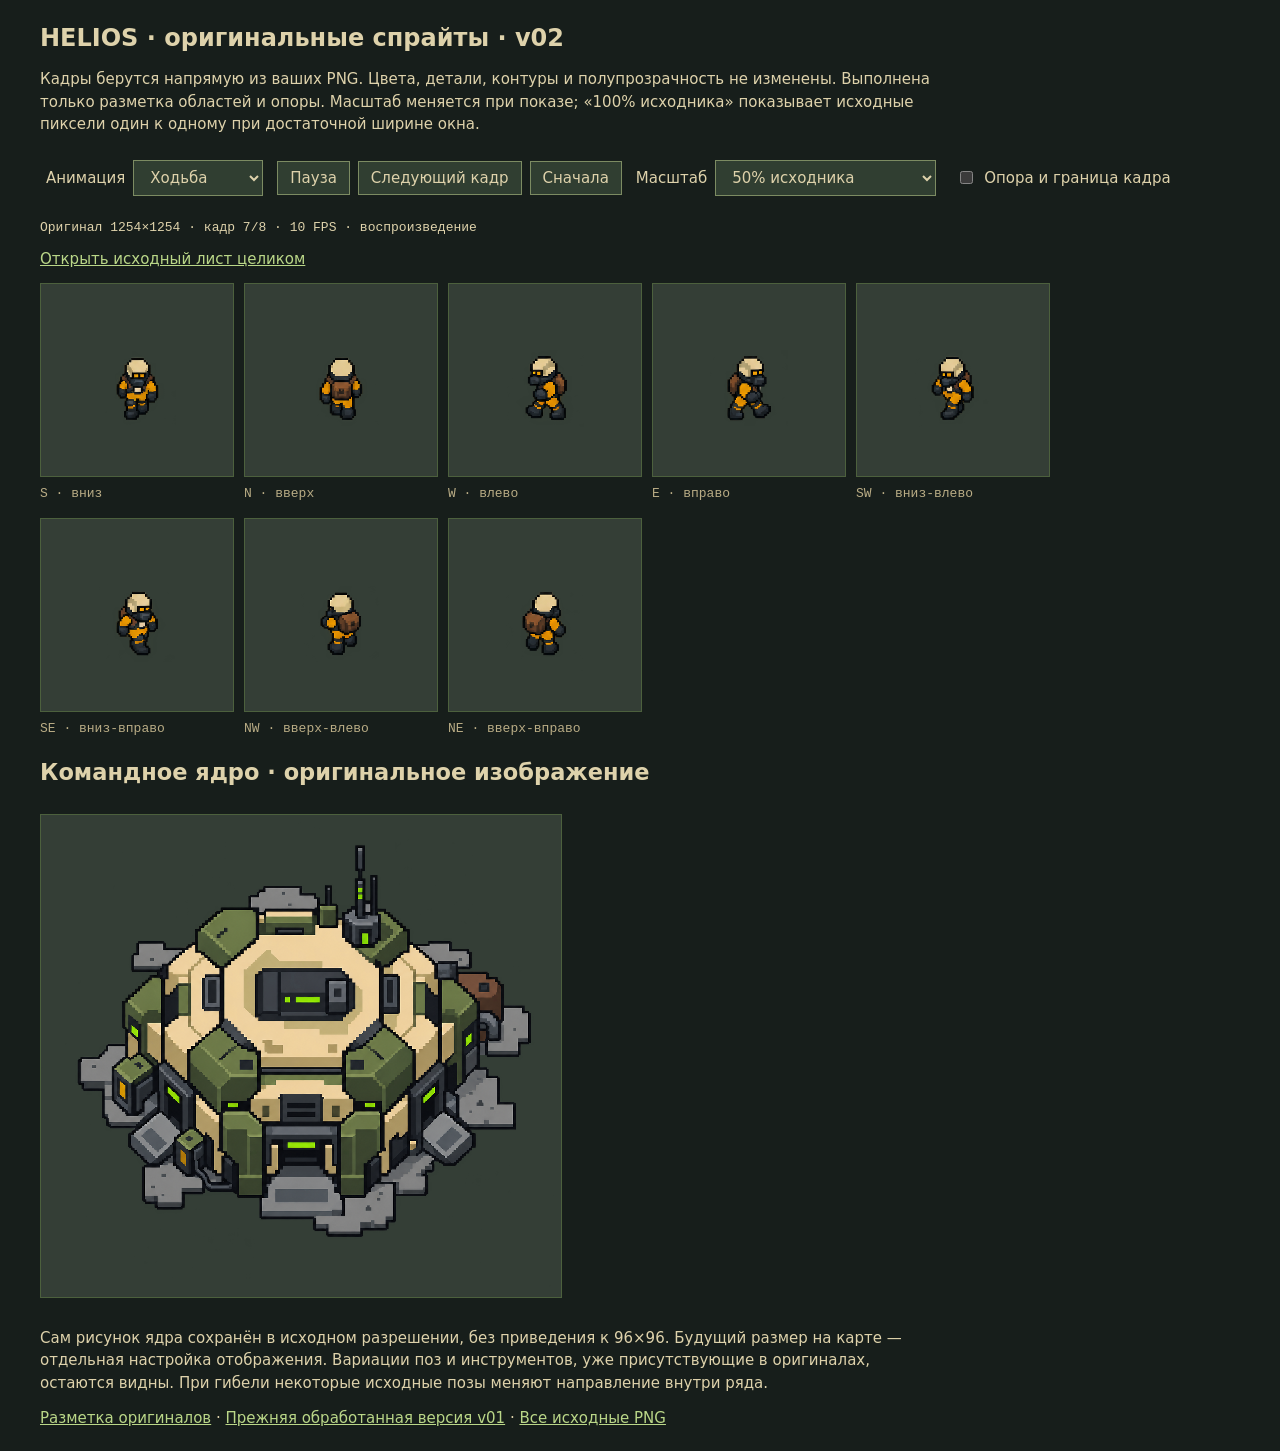
<file: art-source/preview.html>
<!doctype html>
<html lang="ru">
<meta charset="utf-8">
<meta name="viewport" content="width=device-width,initial-scale=1">
<title>HELIOS · оригинальные спрайты</title>
<style>
:root{color-scheme:dark;font:15px system-ui;background:#171e1b;color:#ded2ab}body{max-width:1200px;margin:24px auto;padding:0 16px}h1{font-size:24px}a{color:#bad788}button,select{font:inherit;background:#303e31;color:#ded2ab;border:1px solid #7c8b62;padding:7px 12px}label{display:inline-flex;align-items:center;gap:8px;margin:6px}header p{max-width:900px;line-height:1.5}.controls{display:flex;flex-wrap:wrap;align-items:center;gap:8px;margin:18px 0}canvas{image-rendering:pixelated;max-width:100%;height:auto;border:1px solid #4c603d;background:#343e36}#grid{display:flex;flex-wrap:wrap;align-items:start;gap:12px}figure{margin:0;max-width:100%}figcaption{margin:5px 0;color:#b9ac85;font:13px monospace}#error{color:#f2a38d}#stage{font:13px monospace}#core{margin:10px 0;width:520px}.note{max-width:900px;line-height:1.5}
</style>
<header><h1>HELIOS · оригинальные спрайты · v02</h1><p>Кадры берутся напрямую из ваших PNG. Цвета, детали, контуры и полупрозрачность не изменены. Выполнена только разметка областей и опоры. Масштаб меняется при показе; «100% исходника» показывает исходные пиксели один к одному при достаточной ширине окна.</p></header>
<div class="controls"><label>Анимация <select id="action"><option value="idle">Ожидание</option><option value="walk" selected>Ходьба</option><option value="carry_walk">С грузом</option><option value="work">Работа</option><option value="death">Гибель</option></select></label><button id="pause">Пауза</button><button id="step">Следующий кадр</button><button id="restart">Сначала</button><label>Масштаб <select id="scale"><option value="0.5" selected>50% исходника</option><option value="1">100% исходника</option><option value="2">200% исходника</option><option value="compact">Около размера в игре</option></select></label><label><input type="checkbox" id="guides"> Опора и граница кадра</label></div>
<p id="stage" aria-live="off"></p><p><a id="source-link" href="../docs/design/worker-source-v01/walk.png" target="_blank" rel="noopener">Открыть исходный лист целиком</a></p><p id="error" role="alert"></p><div id="grid"></div>
<h2>Командное ядро · оригинальное изображение</h2><canvas id="core"></canvas>
<p class="note">Сам рисунок ядра сохранён в исходном разрешении, без приведения к 96×96. Будущий размер на карте — отдельная настройка отображения. Вариации поз и инструментов, уже присутствующие в оригиналах, остаются видны. При гибели некоторые исходные позы меняют направление внутри ряда.</p>
<p><a href="original-v02/README.md">Разметка оригиналов</a> · <a href="preview-processed-v01.html">Прежняя обработанная версия v01</a> · <a href="../docs/design/worker-source-v01/README.md">Все исходные PNG</a></p>
<script src="original-v02/frames.js?v=original-v02"></script>
<script src="preview-original.js?v=original-v02"></script>
</html>
</file>
<file: style.css>
*{box-sizing:border-box}
:root{color-scheme:dark;--bg:#141b17;--panel:#263025;--edge:#626d4f;--text:#e8dfc4;--muted:#a3aa89;--accent:#bfd283;--sand:#d8bc83;--danger:#d48c67}
body{margin:0;background:var(--bg);color:var(--text);font:13px Arial,sans-serif}
button,input,select{font:inherit}
button{position:relative;background:linear-gradient(135deg,#3b4936,#283428);border:1px solid #677253;border-radius:0;padding:7px 10px;color:var(--text);cursor:pointer;box-shadow:inset 0 1px #dce0b51a,inset 0 -2px #15211766;transition:border-color .12s,background .12s,transform .1s}
button:hover{background:#46553c;border-color:#cad899}
button:active{transform:translateY(1px);box-shadow:inset 0 2px 4px #101b1699}
button:focus-visible,input:focus-visible,select:focus-visible,summary:focus-visible{outline:2px solid var(--accent);outline-offset:2px}
button:disabled{opacity:.38;cursor:default}
button.active{border-color:#d2dd9b;color:#f3ebc9;background:#526442;box-shadow:inset 0 0 0 1px #263e2d}
button.primary{font-weight:bold;letter-spacing:1px;background:#52673f;border-color:#a5b67b;color:#f5f0d1}
button.primary:hover{background:#64794d}
input,select{background:#18241c;color:var(--text);border:1px solid var(--edge);border-radius:0;padding:5px}
input[type=checkbox]{accent-color:#b2c880}
h1,h2,h3,p{margin-top:0}h2,h3{font-size:15px}p{line-height:1.5}small{font-size:11px;color:var(--muted);line-height:1.5}
.eyebrow{font:9px monospace;letter-spacing:1.8px;color:#adb58c}
[hidden]{display:none!important}
.sr-only{position:absolute;width:1px;height:1px;overflow:hidden;clip-path:inset(50%);white-space:nowrap}
canvas{display:block;image-rendering:pixelated;touch-action:none}
#app{position:relative;isolation:isolate;width:100%;height:100dvh;display:grid;grid-template-rows:36px minmax(0,1fr) 222px;gap:4px;padding:4px;background:#141e18}
.topbar{grid-row:1;z-index:3;display:flex;justify-content:space-between;align-items:center;gap:12px;padding:3px 10px;background:linear-gradient(#34402ee8,#1e2a21ec);border:1px solid #77845b;box-shadow:inset 0 1px #d6d6a71a,0 2px 6px #0005}
.economy-bar{display:flex;align-items:center;gap:16px;min-width:0}
#resources{display:flex;gap:16px}
.resource{display:flex;align-items:center;gap:5px;white-space:nowrap}
.resource-icon{width:23px;height:25px;flex-shrink:0;image-rendering:pixelated}
.resource-label{display:block;color:#b6ba98;font:8px Arial;line-height:9px;letter-spacing:.3px}
.resource-value{font:12px monospace;line-height:12px;color:#eee1bb}
#population{padding-left:14px;border-left:1px solid #919b6d66;font:11px monospace;white-space:nowrap;color:#d3dba7}
.top-controls{display:flex;gap:5px;align-items:center}.top-controls button{padding:4px 8px;font-size:10px;background:#33402e}
#clock{font:11px monospace;min-width:40px;text-align:right;color:#c7cc9d}
.battle-area{position:absolute;inset:0;z-index:0;min-width:0;min-height:0}
.screen{position:absolute;inset:0;overflow:hidden;background:#474d44}
#game{width:100%;height:100%;cursor:crosshair}
.mapbar{position:absolute;top:43px;left:10px;right:10px;z-index:1;display:flex;align-items:center;justify-content:space-between;gap:12px;padding:4px 7px;background:#202c23c9;border:1px solid #8e997966;border-left:3px solid #b7c78d;color:#d1d5b3;font:9px monospace;pointer-events:none}
#territory-score{color:#d9bd85}
#message{position:absolute;z-index:1;bottom:230px;left:10px;right:10px;margin:0;padding:4px 8px;line-height:14px;font-size:10px;color:#e0d4ac;background:#1b2821e6;border:1px solid #6c795166;border-left:3px solid #d0b47e;overflow:hidden;text-overflow:ellipsis;white-space:nowrap;pointer-events:none}
#overlay{position:absolute;inset:0;display:flex;flex-direction:column;align-items:center;justify-content:center;background:#17241bb3;text-align:center;padding:20px}
#overlay h2{font:26px monospace;color:#e0d4a5}
.command-deck{grid-row:3;z-index:3;display:grid;grid-template-columns:176px minmax(220px,1fr) 280px;grid-template-rows:42px minmax(0,1fr);gap:4px;min-height:0;padding:4px;border:1px solid #7c8661;border-top:2px solid #9aa577;background:linear-gradient(120deg,#465038e8,#1d2c22ed);box-shadow:inset 0 1px #d3d9ac33,0 -3px 14px #111d1477}
.console-panel{position:relative;min-width:0;min-height:0;padding:6px;background:linear-gradient(125deg,#2f3d2edb,#1c2a22d9);border:1px solid #74815888;box-shadow:inset 0 0 8px #101c1522}
.console-panel:before,.console-panel:after{content:'';position:absolute;width:3px;height:3px;background:#b1b990;box-shadow:inset 1px 1px #e0dec133;pointer-events:none}
.console-panel:before{top:2px;left:2px}.console-panel:after{right:2px;bottom:2px}
.console-heading{display:flex;justify-content:space-between;align-items:center;gap:8px;height:12px;margin-bottom:3px;padding-bottom:3px;border-bottom:1px solid #83926777;color:#c9cfaa;font:8px monospace;letter-spacing:1px;white-space:nowrap}
.console-heading>span:first-child{padding-left:5px;border-left:3px solid #cfb07d}
.build-ribbon{grid-column:1/3;grid-row:1;display:flex;align-items:center;gap:5px;padding:3px 6px;overflow-x:auto;overflow-y:hidden;background:#32432fd9}
.command-button{display:flex;flex-direction:column;align-items:center;justify-content:center;gap:2px;min-height:0;padding:2px;background:linear-gradient(130deg,#42513bd4,#25362ad4);border:1px solid #80946577;box-shadow:inset 0 1px #c4d39c22,inset 0 -2px #11271d55}
.command-button:hover{border-color:#d5dfac;background:#526645}
.build-ribbon .command-button{width:34px;height:34px;flex:0 0 34px;background:#3a4c34}
.build-ribbon .command-icon{width:30px;height:30px}.build-ribbon .command-name{position:absolute;width:1px;height:1px;overflow:hidden;clip-path:inset(50%)}
.command-icon{width:28px;height:28px;flex-shrink:0;pointer-events:none}.command-name{font-size:9px;line-height:10px;text-align:center;max-width:100%;color:#dddcc0}
.empty-slot{border:1px solid #6d825044;background:repeating-linear-gradient(135deg,transparent 0 5px,#81916305 5px 6px),#17291e55;box-shadow:inset 1px 1px 3px #0002}
.minimap-panel{grid-column:1;grid-row:2;display:flex;flex-direction:column;gap:2px;padding:4px}
.speed-controls{height:18px;flex-shrink:0;display:grid;grid-template-columns:repeat(4,1fr);gap:3px}
.speed-button{display:grid;place-items:center;min-width:0;padding:1px;background:#2c3d2a}.speed-button svg{width:24px;height:14px;fill:#b4c58d}.speed-button.active svg{fill:#f0df9d}
#minimap{width:100%;height:auto;aspect-ratio:3/2;cursor:pointer;border:2px solid #142319;box-shadow:0 0 0 1px #94a56d77;image-rendering:pixelated}
.maptools{display:flex;gap:3px;margin-top:auto;flex-shrink:0}.maptools button{padding:3px;font-size:9px;flex:1;background:#364a2f;border-color:#6c8051}
.selection-panel{grid-column:2;grid-row:2}.selection-heading{display:flex;align-items:flex-start;gap:10px;margin-top:6px;min-height:77px}
.portrait-frame{position:relative;padding:3px;background:#687750aa;border:1px solid #18291b;flex-shrink:0;box-shadow:inset 0 1px #d3d9ab33}
#portrait{width:60px;height:60px;border:1px solid #142315;background:#203220;image-rendering:pixelated}.portrait-caption{display:none}
.portrait-health{display:block;height:4px;border:1px solid #142014;background:#22301c;margin-top:3px}.portrait-health span{display:block;height:100%;background:#b4d17d}
.object-data{flex:1;min-width:0}#selection{font:14px monospace;color:#efe0b5;margin:0 0 4px}#details{white-space:pre-line;font-size:10px;color:#d1d8b7;margin:0;line-height:1.45;max-height:76px;overflow:auto}
#economy-info{color:#acbc8d;font-size:8px;letter-spacing:0}
#selection-cards{display:flex;flex-wrap:wrap;gap:3px;max-height:36px;overflow:auto;margin-top:4px}.unit-card{min-width:70px;padding:3px;font-size:8px;text-align:left}.unit-card strong,.unit-card small{display:block;font-size:8px}.hp-track{display:block;height:3px;background:#172416;margin-top:3px}.hp-track span{display:block;height:100%;background:#afcc78}
.selection-help{position:absolute;bottom:6px;left:8px;right:8px;color:#a2b184;font:8px monospace;overflow:hidden;white-space:nowrap;text-overflow:ellipsis}.selection-panel:has(#selection-cards:not([hidden])) .selection-help{display:none}
.commands-panel{grid-column:3;grid-row:1/3;display:grid;grid-template-rows:12px 1fr 26px;gap:5px;padding:6px}.command-grid{display:grid;grid-template-columns:repeat(3,minmax(0,1fr));grid-template-rows:repeat(3,1fr);gap:3px;min-height:0}
#command-hint{margin:0;line-height:11px;font-size:9px;color:#c0d0a2;overflow:hidden;align-self:center}
/* Expedition deployment menu. The backdrop uses the same pixel artwork as the game. */
.menu-screen{position:relative;isolation:isolate;min-height:100dvh;overflow:hidden;display:flex;align-items:center;padding:36px max(28px,8vw);background:radial-gradient(ellipse at 75% 30%,#4b593333,transparent 55%),repeating-linear-gradient(0deg,transparent 0 63px,#7889620a 63px 64px),#142019}
.menu-screen:before{content:'';position:absolute;inset:0;z-index:-1;background:linear-gradient(90deg,#101b16cc,transparent 70%),repeating-linear-gradient(90deg,transparent 0 63px,#78896208 63px 64px);pointer-events:none}
.menu-panel{position:relative;z-index:1;width:min(500px,100%);padding:32px;background:linear-gradient(125deg,#2e3d2aef,#1b2b20f2);border:1px solid #7a8860;border-top:3px solid #aab77e;box-shadow:0 20px 60px #0007,inset 0 1px #e4dfb522}
.menu-panel:after{content:'ГЕЛИОС / ВОЕННЫЙ ТЕРМИНАЛ';position:absolute;right:16px;top:12px;font:8px monospace;color:#8d9f74;letter-spacing:.5px}
.menu-panel h1{font-size:36px;font-family:monospace;letter-spacing:-1px;line-height:1.1;margin:17px 0 10px;color:#efe3bb}.menu-panel p{color:#bdc6a2;font-size:13px}.menu-panel .subtitle{font:12px monospace;color:#c7cc91}
.menu-emblem{display:grid;place-items:center;width:70px;height:40px;margin-top:28px;border:1px solid #b4bb87;border-left:4px solid #dac393;color:#e5dfac;background:#4f603d77;font:bold 14px monospace;letter-spacing:2px}
.menu-panel button{display:block;width:100%;margin-top:10px;padding:12px}.menu-panel label{display:flex;justify-content:space-between;align-items:center;gap:12px;margin:12px 0}.menu-panel input[type=number]{width:165px}.menu-panel .check{justify-content:flex-start}.menu-panel summary{margin-top:12px;color:#cad2a9;cursor:pointer;font-size:12px}
.menu-foot{margin-top:22px;margin-bottom:0;font-size:10px!important;color:#95a77e!important}.build-stamp{display:inline-block;margin-top:8px;font:9px monospace;color:#bfca94}
.menu-backdrop{position:absolute;right:3vw;top:50%;width:min(58vw,800px);transform:translateY(-50%);border:1px solid #6d7b5266;box-shadow:0 0 50px #0004;background:#1f3025;padding:7px}
#menu-art{width:100%;height:auto;image-rendering:pixelated}.scene-label,.scene-caption{display:block;padding:10px;font:9px monospace;letter-spacing:2px;color:#b1c294}.scene-caption{text-align:right;color:#8f9e73}
/* Tactical map, field manual and pause share the same metal-and-olive treatment. */
.modal{position:fixed;inset:0;z-index:20;display:grid;place-items:center;padding:18px;background:#101e17f2;overflow:auto}
.world-panel{width:min(900px,100%);max-height:100%;overflow:auto;padding:16px;background:#2b3b2b;border:1px solid #849468;border-top:3px solid #a3b47e}
.world-header{display:flex;justify-content:space-between;align-items:center;gap:12px}.world-header h2{margin:5px 0 12px;color:#e3d7ac}
#worldmap{width:100%;height:auto;border:1px solid #929a72;cursor:pointer;image-rendering:auto}.world-legend{display:flex;gap:20px;font:11px monospace;margin:12px 0}.world-legend span:nth-child(1){color:#c4db8b}.world-legend span:nth-child(2){color:#e1a274}.world-legend span:nth-child(3){color:#beb891}
.region-card{padding:12px;background:#1e3023;border:1px solid #657b50;border-left:3px solid #c5ad78;margin-bottom:10px}.region-card h3{margin-bottom:6px;color:#e2d3a2}.region-card p{font-size:12px;margin-bottom:8px;white-space:pre-line}#region-actions{display:flex;flex-wrap:wrap;gap:8px}
.help-panel{width:min(650px,100%);max-height:100%;overflow:auto;padding:24px;background:#2b3b2a;border:1px solid #839261;border-top:3px solid #bdc28a;box-shadow:0 15px 80px #0009}.help-panel p{font-size:13px;color:#c8d0b1}.help-panel strong{color:#e6d0a0}
@media(max-width:1100px){.topbar{padding:3px 7px}.economy-bar{gap:12px}#resources{gap:12px}#population{padding-left:10px}.command-deck{grid-template-columns:170px minmax(210px,1fr) 260px}.console-heading{font-size:7px;letter-spacing:0}.command-name{font-size:8px}.selection-heading{gap:7px}.menu-screen{justify-content:center;padding:30px}.menu-backdrop{width:90vw;right:5vw;opacity:.35}.menu-panel{background:#243722f5}}
@media(max-width:850px){#app{min-width:640px;grid-template-rows:34px minmax(0,1fr) 216px;padding:3px;gap:3px}.topbar{gap:5px}#resources{gap:9px}.resource-label{display:none}.resource-icon{width:19px;height:22px}.economy-bar{gap:9px}#population{font-size:10px;padding-left:8px}.top-controls button{padding:4px 5px;font-size:9px}.command-deck{grid-template-columns:166px minmax(180px,1fr) 236px;grid-template-rows:38px minmax(0,1fr);gap:3px;padding:3px}.build-ribbon{gap:4px}.build-ribbon .command-button{width:31px;height:31px;flex-basis:31px}.build-ribbon .command-icon{width:27px;height:27px}.console-panel{padding:4px}.minimap-panel{padding:3px}.selection-heading{gap:6px}#portrait{width:48px;height:48px}#selection{font-size:12px}#details{font-size:9px;max-height:72px}.portrait-frame{padding:2px}#economy-info{font-size:7px}.mapbar{top:40px}#message{bottom:223px}.menu-panel{padding:24px}.menu-panel h1{font-size:30px}.world-legend{gap:10px;font-size:10px}.menu-backdrop{display:none}}
@media(max-height:660px) and (min-width:851px){#app{grid-template-rows:32px minmax(0,1fr) 208px}.command-deck{grid-template-columns:158px minmax(230px,1fr) 270px;grid-template-rows:36px minmax(0,1fr)}.build-ribbon .command-button{width:29px;height:29px;flex-basis:29px}.build-ribbon .command-icon{width:25px;height:25px}.command-icon{width:24px;height:24px}.mapbar{top:39px}#message{bottom:216px}.menu-screen{padding-top:20px;padding-bottom:20px}.menu-panel{padding:24px}.menu-emblem{margin-top:20px}}
@media(prefers-reduced-motion:reduce){button{transition:none}}
/* H4 campaign controls keep the H3 military palette and panel arrangement. */
#app{grid-template-rows:36px minmax(0,1fr) 250px}.command-deck{grid-template-columns:176px minmax(240px,1fr) 300px}#message{bottom:258px}.planet-nav{display:block;height:24px;flex-shrink:0}.planet-nav select{width:100%;height:23px;padding:2px 5px;font:10px monospace;border-color:#8a9869;background:#2d412f}.selection-help{margin:0}#details{max-height:110px}#minimap{max-height:112px;object-fit:fill}.army-panel{width:min(960px,100%);max-height:100%;overflow:auto;padding:22px;background:#293b2b;border:1px solid #8e9c6e;border-top:3px solid #bdc58d}.dispatch-controls{display:flex;gap:20px;flex-wrap:wrap;margin:15px 0}.dispatch-controls label{display:flex;align-items:center;gap:10px}.dispatch-controls select{min-width:180px}.army-roster{display:grid;grid-template-columns:repeat(4,minmax(0,1fr));gap:10px}.army-unit-card{border:1px solid #6c8055;padding:12px;background:#1e3023}.army-unit-card canvas{width:64px;height:64px;margin:0 auto 7px}.army-unit-card strong{display:block;text-align:center;font:12px monospace;color:#e6d4ab}.army-unit-card p{font-size:11px;line-height:1.5;white-space:pre-line;color:#b8c99d}.army-unit-card label{display:flex;align-items:center;gap:8px;font-size:11px}.army-unit-card input{width:58px;padding:4px}.section-title{margin:20px 0 10px;font:13px monospace;color:#d6c791}.army-panel small{display:block;margin-top:20px}#mission-list{display:flex;flex-wrap:wrap;gap:8px}#mission-list p{margin:0;width:100%;font-size:12px}#history-list{white-space:pre-line;font:11px/1.7 monospace;color:#bccaa5}.autobattle-panel{width:min(1180px,100%);max-height:100%;overflow:auto;padding:18px;background:#273b2c;border:1px solid #8b9b6b}.autobattle-panel #battle-canvas{width:auto;height:auto;max-width:100%;max-height:66vh;margin:0 auto;border:1px solid #8e9c6d}.autobattle-panel p{font:12px monospace;color:#d0d5b2}.autobattle-panel small{display:block;margin-top:10px}#battle-report{padding:10px 0;font-size:12px;color:#d2c9a5}.world-header h2{margin-bottom:8px}#army-summary{font-size:12px}#dispatch-hint{font-size:12px;color:#c8d3a6}.region-card{margin-bottom:10px}
@media(max-width:1100px){.command-deck{grid-template-columns:170px minmax(210px,1fr) 270px}.army-panel{padding:16px}.army-roster{gap:6px}.army-unit-card{padding:8px}.army-unit-card strong{font-size:11px}.topbar{gap:6px}#resources{gap:10px}.resource-icon{width:21px}}
@media(max-width:850px){#app{grid-template-rows:34px minmax(0,1fr) 246px}.command-deck{grid-template-columns:166px minmax(180px,1fr) 236px}#message{bottom:253px}.army-roster{grid-template-columns:repeat(2,minmax(0,1fr))}.army-unit-card p{font-size:10px}.top-controls{gap:3px}.top-controls button{font-size:9px;padding:4px}.economy-bar{gap:6px}#resources{gap:6px}}
@media(max-height:660px) and (min-width:851px){#app{grid-template-rows:32px minmax(0,1fr) 234px}.command-deck{grid-template-columns:158px minmax(230px,1fr) 270px;grid-template-rows:36px minmax(0,1fr)}#message{bottom:242px}#minimap{max-height:102px}.planet-nav{height:23px}.planet-nav select{height:22px}}

/* H6 map tools and compact physical inventory. */
.view-controls{position:absolute;right:10px;top:72px;z-index:5;display:flex;gap:3px;padding:3px;background:#26372bcc;border:1px solid #78886088}.view-controls button{min-width:26px;padding:3px 6px;font:11px monospace}.view-controls .active{background:#627847;color:#f1e7bd}.road-plan{position:absolute;bottom:292px;left:50%;transform:translateX(-50%);z-index:6;display:flex;align-items:center;gap:8px;padding:7px 10px;max-width:95%;background:#23342bee;border:1px solid #9ba873;box-shadow:0 3px 14px #0004;font:10px monospace}.road-plan button{white-space:nowrap;padding:5px 8px}.road-plan span{min-width:110px}.inventory-grid{display:grid;grid-template-columns:repeat(6,minmax(38px,1fr));gap:4px;margin-top:5px}.inventory-item{display:flex;align-items:center;gap:3px;padding:2px 4px;background:#17271c70;border:1px solid #7d8d5d55;min-width:0}.inventory-item canvas{width:22px;height:22px;flex-shrink:0}.inventory-item strong{font:10px monospace;color:#e3dfb7}.selection-panel:has(.inventory-grid:not([hidden])) #details{max-height:60px}
@media(max-width:1100px){.inventory-grid{grid-template-columns:repeat(3,minmax(50px,1fr));gap:3px}.inventory-item canvas{width:18px;height:18px}.inventory-item{padding:1px 3px}.inventory-grid{margin-top:3px}.selection-panel:has(.inventory-grid:not([hidden])) #details{max-height:48px}}

@media(max-height:660px) and (min-width:851px){.road-plan{bottom:276px}}
@media(max-width:850px){.road-plan{bottom:288px}}

/* H8: eleven resources remain readable without expanding the command deck. */
#resources{gap:10px}.resource{gap:3px}.resource-label{font-size:8px}.resource-icon{width:23px}.inventory-grid{grid-template-columns:repeat(6,minmax(42px,1fr));gap:3px;margin-top:4px}.inventory-item{padding:1px 4px}.inventory-item canvas{width:18px;height:18px}.selection-panel:has(.inventory-grid:not([hidden])) #details{max-height:48px}
@media(max-width:1400px){#resources{gap:7px}.resource-label{display:none}.resource-icon{width:20px}.economy-bar{gap:8px}}
@media(max-width:1100px){#resources{gap:5px}.resource{gap:1px}.resource-value{font-size:10px}.resource-icon{width:16px}.inventory-grid{grid-template-columns:repeat(6,minmax(28px,1fr))}.inventory-item{font-size:9px;padding:1px}.inventory-item canvas{width:14px;height:14px}.selection-panel:has(.inventory-grid:not([hidden])) #details{max-height:42px}}

/* H10: restrained olive console, solid readable edges, no changes to the layout. */
.command-button{border-color:#738164;background:linear-gradient(145deg,#3c4937,#26352c)}
.command-button:hover{border-color:#c1ce94;background:#4b5d40}
.inventory-item{background:#1e3029bb;border-color:#526549}
.portrait-frame{border-color:#8e9e73;background:#18261f}

/* H13 encounter flow. */
.encounter-panel{width:min(580px,95vw);padding:26px;background:#263b2c;border:1px solid #8d9b70;border-top:3px solid #c1b782;box-shadow:0 16px 80px #0008}.encounter-panel p{white-space:pre-line;line-height:1.8;color:#d0d8b8}.encounter-buttons{display:flex;gap:8px;flex-wrap:wrap}.site-list{display:grid;grid-template-columns:repeat(2,minmax(0,1fr));gap:8px;margin-top:12px}.site-card{padding:10px;background:#1d3026;border:1px solid #5c704c}.site-card p{white-space:pre-line;font-size:11px;margin:6px 0}.world-panel{max-height:94vh;overflow:auto}.army-roster{grid-template-columns:repeat(5,minmax(0,1fr))}.army-unit-card{padding:9px}.army-unit-card p{font-size:10px}.top-controls{gap:4px}@media(max-width:1100px){.army-roster{grid-template-columns:repeat(3,minmax(0,1fr))}.top-controls button{font-size:9px;padding:4px}.site-list{grid-template-columns:1fr}}
/* H19 isolated battle lab. */
.lab-panel{width:min(1040px,100%);max-height:95vh;overflow:auto;padding:22px;background:#273b2c;border:1px solid #8d9b70;border-top:3px solid #c1b782}.lab-panel>p{color:#c4cdb0;font-size:12px}.lab-options{display:flex;gap:24px;flex-wrap:wrap;margin:18px 0}.lab-options label{display:flex;align-items:center;gap:8px}.lab-options input{width:150px}.lab-armies{display:grid;grid-template-columns:repeat(2,minmax(0,1fr));gap:16px}.lab-armies section{border:1px solid #647750;background:#1c2d22;padding:12px}.lab-armies h3{display:flex;justify-content:space-between;color:#e0cfa4;font:14px monospace}.lab-row{display:grid;grid-template-columns:36px minmax(80px,1fr) auto auto;align-items:center;gap:8px;padding:7px 0;border-top:1px solid #65764f55}.lab-row canvas{width:36px;height:36px}.lab-row span{font-size:12px}.lab-row label{display:flex;align-items:center;gap:4px;font-size:10px;color:#bac9a1}.lab-row input{width:52px}.lab-row select{width:48px}.lab-panel>small{display:block;margin-top:12px}#lab-error{min-height:20px;color:#edb28d}#lab-controls{display:flex;gap:6px;align-items:center;flex-wrap:wrap}#lab-controls label{font-size:11px}#lab-result-controls{display:flex;gap:8px;margin-bottom:10px}.lab-battle .world-header{flex-wrap:wrap;gap:8px}@media(max-width:850px){.lab-armies{grid-template-columns:1fr}.lab-panel{padding:14px}.lab-row span{font-size:11px}}

/* H21 battle canvas is a viewport, never a scaled miniature. */
.autobattle-panel #battle-canvas{width:100%;height:60vh;max-height:none;object-fit:contain}#arrival-landing-label{display:flex;align-items:center;gap:12px;margin:14px 0}

/* H22: dock information stays visible above the scrollable inventory description. */
#carrier-info{white-space:pre-line;margin:0 0 3px;color:#d8d6aa;font:10px/1.3 monospace}
.selection-panel .console-heading{white-space:normal;flex-wrap:wrap;height:auto;min-height:12px;row-gap:2px}
#workforce-info{letter-spacing:0}
.selection-panel:has(#carrier-info:not([hidden])) #details{max-height:32px}

/* H24: stable focusable counters and a live resource-flow tooltip. */
.resource[tabindex]{cursor:help;outline-offset:3px}
.resource:focus-visible{outline:1px solid #c5d596}
.resource-tooltip{position:fixed;z-index:20;pointer-events:none;width:290px;max-width:calc(100vw - 16px);max-height:calc(100dvh - 24px);overflow:hidden;padding:12px 14px;background:#202b24f5;border:1px solid #8b9b70;border-top:2px solid #c5bb8a;box-shadow:0 6px 20px #0008;font:12px/1.45 Arial,sans-serif;color:#dedcc3}
.resource-tooltip p{margin:0}
.resource-tooltip-title{display:block;font:14px monospace;color:#ece1b9;margin-bottom:4px}
.resource-tooltip-period{font-size:10px;color:#a5b293;margin-bottom:9px!important}
.resource-flow{margin-top:8px}
.resource-flow-total{font-weight:bold}.resource-flow.income .resource-flow-total{color:#c3da95}.resource-flow.expense .resource-flow-total{color:#e0ad85}
.resource-flow-source{font-size:11px;color:#c0c8ab;padding-left:8px;margin-top:2px!important}
.resource-tooltip-note{border-top:1px solid #71815b77;padding-top:8px;margin-top:10px!important;font-size:10px;color:#a6b393}

/* H26: population, human assignments and robots share a compact two-line census. */
.census{display:flex;flex-direction:column;gap:2px;min-width:165px;white-space:nowrap;font-family:monospace}
.census-top{display:flex;align-items:center;gap:9px}#population{padding-left:8px}#carrier-total{font-size:10px;color:#c6d2a5}#civilian-summary{font-size:9px;color:#b9c5a0;padding-left:8px;line-height:10px}
@media(max-width:1100px){.census{min-width:154px}.census-top{gap:5px}#carrier-total{font-size:9px}#civilian-summary{font-size:8px}}

.audio-settings{border:1px solid #647253;padding:8px;margin:10px 0}.audio-settings legend{padding:0 5px;color:var(--accent)}.audio-settings label{display:flex;align-items:center;justify-content:space-between;gap:10px}.audio-settings input[type=checkbox]{width:auto;accent-color:#b8ce8c}.audio-settings input[type=range]{width:100%;padding:0;accent-color:#b8ce8c}.audio-settings button{width:100%;padding:5px;margin-top:5px}.audio-settings output{color:#cdd9ab}

/* H31: compact accounting and independent floating consoles over the world. */
#app{display:block;padding:0;background:transparent}
.topbar{position:absolute;inset:4px 6px auto;min-height:42px;height:auto;padding:5px 7px;gap:8px;z-index:5;background:#233025dd}
.economy-bar{flex:1;gap:12px;min-width:0;justify-content:flex-start}
#resources{gap:7px;flex-shrink:0}.resource{gap:2px}.resource-label{display:none}.resource-icon{width:22px;height:26px}.resource-value{font:700 12px monospace}
.census{display:flex;gap:10px;align-items:center;min-width:0;padding-left:10px;border-left:1px solid #91a27566}
.census-counter{display:flex;align-items:center;white-space:nowrap;gap:2px;cursor:help}.census-counter canvas{width:24px;height:28px;image-rendering:pixelated}.census-counter strong{font:700 12px monospace;color:#f0e8c8}.census-counter small{font:10px monospace;color:#acbb99}
.mapbar{top:55px;left:14px;right:auto;background:none;border:0;padding:0;box-shadow:none;font:700 12px monospace;text-shadow:1px 1px #172018}
#territory-score{display:none}.view-controls{top:53px;right:10px}
.command-deck{position:absolute;inset:auto 0 0;min-height:0;height:0;display:block;border:0;padding:0;background:none;box-shadow:none;pointer-events:none;z-index:3}
.command-deck>*{pointer-events:auto}
.minimap-panel{position:absolute;bottom:10px;left:10px;width:204px;height:auto;display:flex;gap:6px;padding:7px;background:#223127e8;border:1px solid #7d8d65}
.planet-nav{display:flex;align-items:center;gap:4px;min-height:24px}.planet-nav select{flex:1;width:0;min-width:0;padding:3px;font:11px monospace}.planet-nav button{padding:2px 6px;font-size:13px}
#minimap{display:block;width:100%;height:auto;aspect-ratio:3/2}.speed-controls{height:24px;gap:5px}.speed-button svg{width:26px;height:17px}
.build-ribbon{position:absolute;bottom:10px;right:10px;width:302px;max-height:240px;display:grid;grid-template-columns:repeat(5,54px);grid-auto-rows:54px;align-content:end;gap:6px;padding:0;overflow:visible;background:none;border:0;box-shadow:none}
.build-ribbon .command-button{width:54px;height:54px;min-height:54px;flex:none;border:1px solid #b0c28d44;background:#1e2b2144;box-shadow:none;padding:3px}
.build-ribbon .command-button:hover{background:#536745aa;border-color:#d5dfac}.build-ribbon .command-icon{width:46px;height:46px;image-rendering:pixelated}.build-ribbon .command-name{display:none}
.selection-console{position:absolute;bottom:204px;right:10px;width:404px;max-height:calc(100dvh - 285px);overflow:auto;display:flex;flex-direction:column;gap:4px;pointer-events:auto}
.selection-console[hidden]{display:none}.selection-panel{padding:8px;background:#223127ed}.commands-panel{padding:6px;background:#223127ed;max-height:none}
.selection-panel .console-heading,.commands-panel .console-heading,.selection-help,#command-hint{display:none}.selection-heading{align-items:flex-start}.portrait-frame{width:58px;height:64px;flex:0 0 58px}#portrait{width:56px;height:56px}
#selection{font:700 12px monospace;margin:0 0 3px}#details{font:10px/1.35 monospace;max-height:86px!important;overflow:auto}.selection-panel:has(#carrier-info:not([hidden])) #details{max-height:70px!important}
.command-grid{display:grid;grid-template-columns:repeat(7,minmax(0,1fr));grid-auto-rows:44px;gap:4px;height:auto}.command-grid .command-icon{width:32px;height:32px}.command-grid .command-name{display:none}.empty-slot{display:none}
.inventory-grid{grid-template-columns:repeat(7,minmax(0,1fr));gap:3px}.inventory-item{padding:1px;gap:1px}.inventory-item canvas{width:17px;height:17px}.inventory-item strong{font:9px monospace}
#message{position:absolute;width:1px;height:1px;overflow:hidden;clip-path:inset(50%);padding:0;border:0}
.road-plan{bottom:210px}
@media(max-width:1250px){.topbar{gap:4px;padding:4px}.economy-bar{gap:7px}#resources{gap:3px}.resource-icon{width:17px;height:23px}.resource-value{font-size:10px}.census{gap:4px;padding-left:5px}.census-counter canvas{width:19px;height:24px}.census-counter strong{font-size:10px}.census-counter small{font-size:9px}.top-controls{gap:3px}.top-controls button{font-size:9px;padding:4px}#clock{font-size:10px;min-width:32px}}
@media(max-width:1050px){#resources{gap:2px}.resource-icon{width:15px}.resource-value{font-size:9px}.census{gap:3px}.census-counter canvas{width:17px}.census-counter strong{font-size:9px}.census-counter small{font-size:8px}.economy-bar{gap:5px}.top-controls button{padding:3px}.minimap-panel{width:194px}.build-ribbon{width:282px;grid-template-columns:repeat(5,50px);grid-auto-rows:50px}.build-ribbon .command-button{width:50px;height:50px;min-height:50px}.build-ribbon .command-icon{width:42px;height:42px}.selection-console{width:370px;bottom:192px;max-height:calc(100dvh - 272px)}}

/* Counter row overrides the previous two-line census layout. */
.census{flex-direction:row}.topbar{height:42px}.resource-label{display:none!important}

.commands-panel{display:block;flex-shrink:0}.selection-panel{flex-shrink:0}.command-grid{grid-template-rows:none;grid-auto-rows:44px}.command-grid .command-button{min-height:44px}

/* H32: main actions right, one building strip above; object card beside the minimap. */
.minimap-panel{width:230px}
.main-commands{position:absolute;right:10px;bottom:10px;display:flex;gap:8px;background:none;pointer-events:auto}
.primary-command{position:relative;width:66px;height:66px;min-height:66px;padding:4px;background:#20302744;border:1px solid #a6ba7a55;box-shadow:none}
.primary-command canvas{width:56px;height:56px;image-rendering:pixelated;pointer-events:none}.primary-command[aria-expanded=true]{border-color:#e0d1a3;background:#526b3b88}
#army-badge{position:absolute;right:5px;bottom:3px;font:700 11px monospace;color:#eee5c6;pointer-events:none}
.build-ribbon{bottom:86px;right:10px;display:flex;flex-direction:row;flex-wrap:nowrap;align-items:center;gap:5px;width:max-content;max-width:calc(100vw - 28px);max-height:none;overflow-x:auto;overflow-y:hidden;padding:2px;grid-template-columns:none;scrollbar-width:thin;background:none}
.build-ribbon[hidden]{display:none}.build-ribbon .command-button{width:50px;height:50px;min-height:50px;flex:0 0 50px}.build-ribbon .command-icon{width:44px;height:44px}
.selection-console{left:252px;right:auto;bottom:10px;width:400px;max-width:calc(100vw - 508px);max-height:calc(100dvh - 90px)}
.card-actions{display:flex;flex-wrap:wrap;gap:4px;margin:0 0 7px;padding-bottom:6px;border-bottom:1px solid #71845b55}.card-actions[hidden]{display:none}.card-actions .command-button{width:42px;height:42px;min-height:42px;flex:0 0 42px}.card-actions .command-icon{width:34px;height:34px}.card-actions .command-name{display:none}
.command-grid{grid-template-columns:repeat(7,minmax(0,1fr))}.recipe-details{display:flex;flex-direction:column;gap:3px;margin-top:5px}.recipe-details[hidden]{display:none}
.recipe-row{display:flex;flex-wrap:wrap;gap:4px 7px;align-items:center;font:11px/1.35 monospace}
.recipe-label{color:#b4c0a4;font:10px/1.35 monospace;margin-right:3px}.recipe-chip{display:inline-flex;align-items:center;gap:3px;white-space:nowrap;padding:1px 2px}
.recipe-chip canvas{width:21px;height:22px;image-rendering:pixelated;flex-shrink:0}.recipe-chip strong{font:700 11px monospace;color:inherit}.recipe-chip.enough{color:#f2f0e7}.recipe-chip.missing{color:#e6a09a}
.recipe-tooltip{position:fixed;z-index:30;width:310px;max-width:calc(100vw - 16px);max-height:calc(100dvh - 16px);overflow:hidden;pointer-events:none;padding:11px 13px;background:#202d24fa;border:1px solid #8d9c70;border-top:2px solid #d1bd86;box-shadow:0 5px 20px #0008}
.recipe-tooltip-title{display:block;font:700 12px monospace;color:#eee3c4;margin-bottom:7px}.recipe-tooltip .recipe-row{margin-top:4px}.recipe-tooltip-note{margin:7px 0 0;color:#c2c8ac;font:10px/1.4 Arial}
#road-summary{white-space:normal;min-width:100px}.road-plan{bottom:150px}.road-plan .recipe-row{margin-top:3px}
.roster-cost{margin:5px 0}.roster-cost .recipe-chip canvas{width:18px;height:20px}.roster-cost .recipe-chip strong{font-size:10px}
.help-recipes{display:grid;grid-template-columns:repeat(2,minmax(0,1fr));gap:10px;margin:14px 0}.help-recipes section{padding:8px;border:1px solid #62734e;background:#243329}.help-recipes strong{font-size:11px}.help-recipes .recipe-row{margin-top:5px}
@media(max-width:1100px){.minimap-panel{width:218px}.selection-console{left:240px;width:370px;max-width:calc(100vw - 482px)}.primary-command{width:62px;height:62px;min-height:62px}.primary-command canvas{width:52px;height:52px}.build-ribbon{bottom:82px;gap:4px}.build-ribbon .command-button{width:48px;height:48px;min-height:48px;flex-basis:48px}.build-ribbon .command-icon{width:42px;height:42px}.recipe-row{gap:3px 5px}.card-actions .command-button{width:40px;height:40px;min-height:40px;flex-basis:40px}}
/* Floating action/build icons have no permanent backing plate. */
.primary-command,.primary-command[aria-expanded=true],.build-ribbon .command-button{background:transparent;box-shadow:none}
.primary-command:hover,.build-ribbon .command-button:hover{background:#40563c55}

/* H33: tier rows, reconciled population and compact physical building cards. */
.topbar{height:64px;min-height:64px}.mapbar{top:76px}.view-controls{top:75px}
#resources{display:flex;flex-direction:column;gap:3px;align-items:flex-start}.resource-row{display:flex;align-items:center;gap:10px;min-height:23px}.resource-row+.resource-row{padding-top:2px;border-top:1px solid #80926144}.resource-icon{height:23px;width:22px}.census-counter canvas{width:26px;height:28px}.census{gap:12px}.economy-bar{gap:20px}
.workplace-row{display:flex;gap:5px;flex-wrap:nowrap;margin:3px 0 7px}.workplace-row[hidden]{display:none}.workplace-slot{display:grid;place-items:center;width:34px;height:34px;padding:1px;flex:0 0 34px;background:#17261f;border:1px solid #8a997464;box-shadow:none}.workplace-slot.occupied{background:#53664888;border-color:#cfdbad}.workplace-slot canvas{width:29px;height:29px;image-rendering:pixelated;pointer-events:none}.workplace-slot:hover{border-color:#e0d0a0;background:#536648bb}
.card-production{margin:5px 0;color:#c5d1b5;font:9px monospace}.card-production-track{height:6px;margin-top:3px;background:#142119;border:1px solid #63774e55}.card-production-track>span{display:block;height:100%;background:#a9c47f;max-width:100%;transition:width .15s linear}.card-storage{position:relative;height:17px;margin:6px 0;background:#142119;border:1px solid #73855c66;overflow:hidden}.card-storage>span:first-child{position:absolute;inset:0 auto 0 0;background:#62764d;max-width:100%}.card-storage>span:last-child{position:absolute;inset:0;display:grid;place-items:center;color:#efeada;text-shadow:1px 1px #111b15;font:9px monospace;white-space:nowrap}
.card-production[hidden],.card-storage[hidden]{display:none}.card-queues{margin-top:7px;display:flex;flex-direction:column;gap:6px}.card-queues[hidden]{display:none}.queue-label{display:block;color:#b8c7a1;font:9px monospace;margin:0 0 3px}.queue-row{display:flex;gap:5px;overflow-x:auto;max-width:100%;padding:2px;scrollbar-width:thin}.queue-order{position:relative;width:51px;height:57px;min-height:57px;flex:0 0 51px;padding:1px;display:flex;flex-direction:column;align-items:center;background:#1b2b22;border:1px solid #6c805a;box-shadow:none}.queue-order.active{border:2px solid #e1c78b;background:#53613b66}.queue-order canvas{width:32px;height:32px;image-rendering:pixelated;pointer-events:none}.queue-state{font:7px monospace;white-space:nowrap;color:#e0e5cc;pointer-events:none}.queue-progress{position:absolute;bottom:2px;left:2px;right:2px;height:3px;background:#122017;pointer-events:none}.queue-progress>span{display:block;height:100%;background:#b3cf87;max-width:100%}.queue-order:hover{border-color:#e1a295}.population-tooltip{position:fixed;z-index:30;width:240px;max-width:calc(100vw - 16px);padding:11px 13px;background:#202d24fa;border:1px solid #8b9b70;box-shadow:0 5px 20px #0008;pointer-events:none;font:11px/1.45 monospace;color:#d9dfc8}.population-tooltip strong{color:#f0e8cb}.population-tooltip p{margin:5px 0 0}
#details{max-height:38px!important}.selection-console{max-height:calc(100dvh - 104px)}.recipe-details{gap:1px}.recipe-details .recipe-row{font-size:10px}.recipe-details .recipe-chip canvas{width:18px;height:19px}.recipe-details .recipe-chip strong{font-size:10px}
@media(max-width:1250px){.topbar{height:62px;min-height:62px}.resource-row{gap:7px;min-height:22px}.resource-icon{width:19px;height:22px}.census{gap:8px}.economy-bar{gap:14px}.census-counter canvas{width:24px;height:26px}.mapbar{top:73px}.view-controls{top:72px}}

/* H34: one-line economy groups, external queues and worker purchase shortcut. */
.topbar{height:auto;min-height:42px;flex-wrap:wrap;align-content:center;row-gap:4px}
.economy-bar{flex-wrap:wrap;flex:1 1 auto;gap:10px 14px}
#resources{flex-direction:row;flex-wrap:wrap;gap:10px 14px;align-items:center}
.resource-row{flex-wrap:nowrap;gap:8px;min-height:24px;flex-shrink:0}
.resource-row+.resource-row{padding-top:0;border-top:0;border-left:1px solid #80926166;padding-left:14px}
.census{flex-wrap:nowrap;flex-shrink:0;gap:10px}.resource-icon{width:20px;height:23px}
.census-counter canvas{width:24px;height:26px}.mapbar{top:56px}.view-controls{top:55px}
.selection-console{overflow:visible}.selection-panel{overflow-y:auto;max-height:calc(100dvh - 180px)}
.card-queues{position:absolute;bottom:calc(100% + 7px);left:0;right:0;margin:0;flex-direction:row;align-items:flex-end;gap:8px;max-height:70px;overflow-x:auto;overflow-y:hidden;scrollbar-width:thin}
.queue-group{flex:0 0 auto}.queue-row{overflow:visible}.queue-label{display:none}
.workplace-add{width:30px;height:30px;min-height:30px;flex:0 0 30px;margin-left:4px;padding:0;font:700 23px monospace;color:#c5dc9c;border:1px solid #819365;background:#26382bd9;box-shadow:none}
.workplace-add:hover{background:#536940}.workplace-add:disabled{opacity:.4}
@media(max-width:1250px){.resource-row{gap:5px}.economy-bar{gap:7px 10px}#resources{gap:7px 10px}.resource-row+.resource-row{padding-left:10px}.census{gap:6px}.resource-icon{width:18px;height:22px}.census-counter canvas{width:22px;height:24px}}

#resources{flex:0 1 auto;min-width:0;max-width:100%}.queue-group+.queue-group{border-left:1px solid #80926166;padding-left:8px}

/* H35: unranked battle setup needs only class and headcount. */
.lab-row{grid-template-columns:40px minmax(70px,1fr) auto}

/* H36: a local power group and explicit building supply controls. */
.power-counter{padding-left:9px;border-left:1px solid #91a27566}.power-counter.shortage strong,.card-power.shortage{color:#e6ad83}.power-counter canvas{width:24px;height:26px}.card-power{padding:5px 0;margin:3px 0;border-top:1px solid #80926155;border-bottom:1px solid #80926144;font:10px/1.4 monospace}.card-power[hidden]{display:none}.power-actions{display:flex;gap:5px;align-items:center;margin-top:4px}.power-actions button,.power-actions select{font:10px monospace;padding:3px 5px;min-height:23px}.power-actions select{width:145px}
</file>
